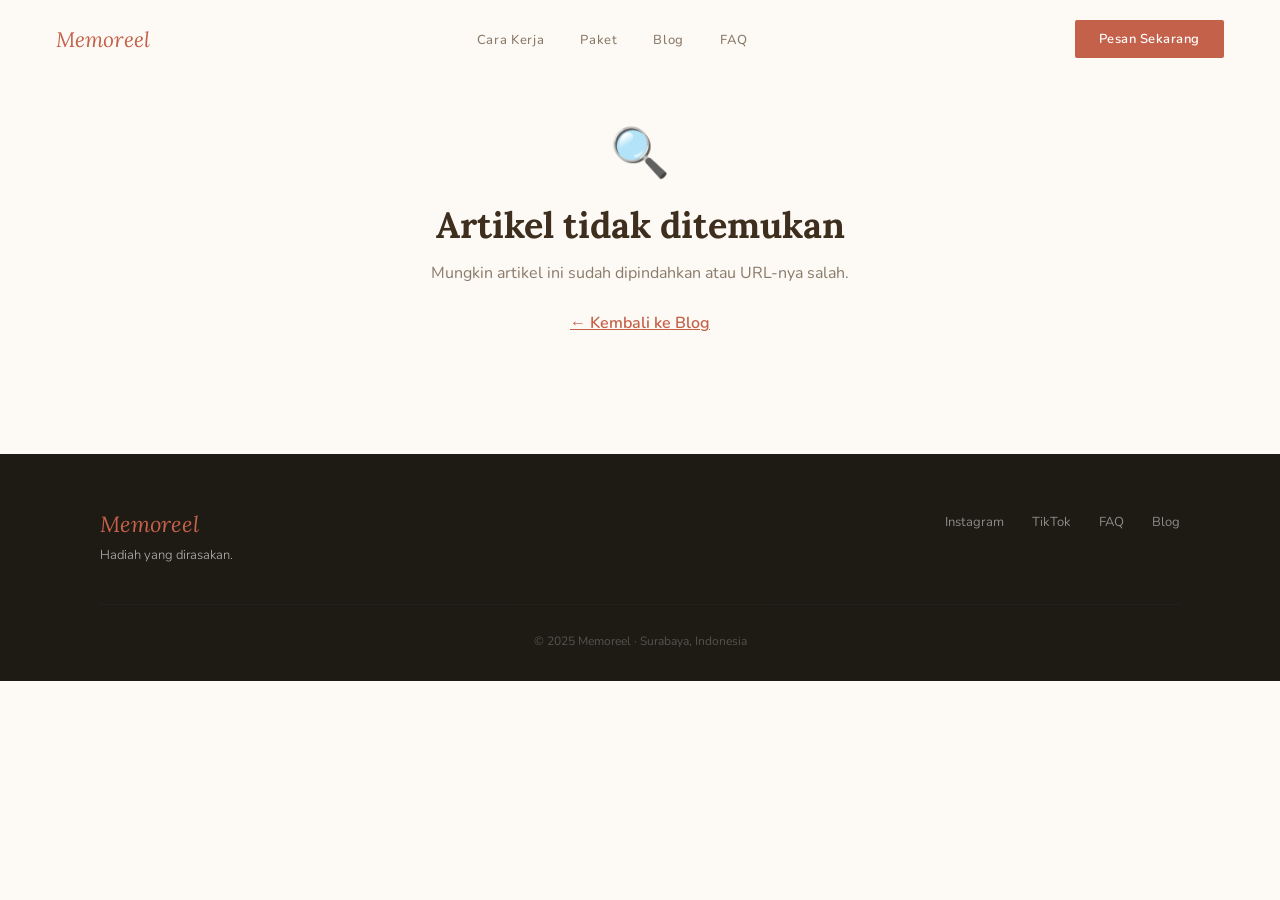
<file: blog-post.html>
<!DOCTYPE html>
<html lang="id">

<head>
    <meta charset="UTF-8">
    <meta name="viewport" content="width=device-width, initial-scale=1.0">

    <!-- SEO — populated dynamically by JS from POSTS_DATA -->
    <title id="meta-title">Blog Memoreel</title>
    <meta name="description" id="meta-desc" content="">
    <meta name="author" content="Memoreel">
    <link rel="canonical" id="meta-canonical" href="https://memoreel.id/blog-post.html">

    <!-- Open Graph -->
    <meta property="og:type" content="article">
    <meta property="og:site_name" content="Memoreel">
    <meta property="og:title" id="og-title" content="">
    <meta property="og:description" id="og-desc" content="">
    <meta property="og:image" id="og-image" content="">
    <meta property="og:url" id="og-url" content="">
    <meta property="article:published_time" id="og-date" content="">
    <meta property="og:locale" content="id_ID">

    <!-- Twitter Card -->
    <meta name="twitter:card" content="summary_large_image">
    <meta name="twitter:title" id="tw-title" content="">
    <meta name="twitter:description" id="tw-desc" content="">
    <meta name="twitter:image" id="tw-image" content="">

    <!-- Structured Data — injected by JS -->
    <script id="ld-json" type="application/ld+json"></script>

    <link rel="preconnect" href="https://fonts.googleapis.com">
    <link rel="preconnect" href="https://fonts.gstatic.com" crossorigin>
    <link
        href="https://fonts.googleapis.com/css2?family=Lora:ital,wght@0,400;0,500;0,600;1,400;1,500&family=Nunito:wght@300;400;500;600;700&family=Playfair+Display:ital,wght@1,700&display=swap"
        rel="stylesheet">

    <style>
        :root {
            --ivory: #FDFAF5;
            --warm-white: #FFF8EE;
            --parchment: #F2EBD9;
            --dark: #1E1A14;
            --brown: #3D2E1E;
            --rose: #C4614A;
            --rose-light: #F0C4B8;
            --rose-pale: #FDF0EC;
            --gold: #C9962A;
            --gold-pale: #FBF4E3;
            --sage: #6B7B5E;
            --sage-pale: #EEF2EB;
            --muted: #8A7A6A;
            --border: #E2D8CC;
        }

        *,
        *::before,
        *::after {
            box-sizing: border-box;
            margin: 0;
            padding: 0;
        }

        html {
            scroll-behavior: smooth;
        }

        body {
            font-family: 'Nunito', sans-serif;
            background: var(--ivory);
            color: var(--dark);
            overflow-x: hidden;
        }

        /* Reading progress bar */
        #progress-bar {
            position: fixed;
            top: 0;
            left: 0;
            height: 3px;
            background: var(--rose);
            width: 0%;
            z-index: 200;
            transition: width 0.1s linear;
        }

        /* NAVBAR */
        nav {
            position: fixed;
            top: 0;
            left: 0;
            right: 0;
            z-index: 100;
            display: flex;
            align-items: center;
            justify-content: space-between;
            padding: 20px 56px;
            background: rgba(253, 250, 245, 0.92);
            backdrop-filter: blur(12px);
            border-bottom: 1px solid transparent;
            transition: border-color 0.3s;
        }

        nav.scrolled {
            border-bottom-color: var(--border);
        }

        .nav-logo {
            font-family: 'Lora', serif;
            font-style: italic;
            font-size: 21px;
            color: var(--rose);
            text-decoration: none;
        }

        .nav-links {
            display: flex;
            gap: 36px;
            list-style: none;
        }

        .nav-links a {
            font-size: 13px;
            font-weight: 500;
            letter-spacing: 0.05em;
            color: var(--muted);
            text-decoration: none;
            transition: color 0.2s;
        }

        .nav-links a:hover {
            color: var(--rose);
        }

        .nav-btn {
            background: var(--rose);
            color: white;
            font-size: 13px;
            font-weight: 600;
            letter-spacing: 0.04em;
            padding: 10px 24px;
            border: none;
            text-decoration: none;
            border-radius: 2px;
            transition: background 0.2s, transform 0.15s;
            display: inline-block;
        }

        .nav-btn:hover {
            background: #B05540;
            transform: translateY(-1px);
        }

        .hamburger {
            display: none;
            flex-direction: column;
            gap: 5px;
            cursor: pointer;
            background: none;
            border: none;
        }

        .hamburger span {
            display: block;
            width: 22px;
            height: 1.5px;
            background: var(--brown);
        }

        .mobile-overlay {
            display: none;
            position: fixed;
            inset: 0;
            background: var(--ivory);
            z-index: 99;
            flex-direction: column;
            align-items: center;
            justify-content: center;
            gap: 36px;
        }

        .mobile-overlay.open {
            display: flex;
        }

        .mobile-overlay a {
            font-family: 'Lora', serif;
            font-style: italic;
            font-size: 32px;
            color: var(--brown);
            text-decoration: none;
        }

        .mobile-close {
            position: absolute;
            top: 24px;
            right: 28px;
            font-size: 24px;
            color: var(--rose);
            background: none;
            border: none;
            cursor: pointer;
        }

        /* POST LAYOUT */
        .post-wrap {
            max-width: 1080px;
            margin: 0 auto;
            padding: 100px 56px 80px;
            display: grid;
            grid-template-columns: 1fr 280px;
            gap: 72px;
            align-items: start;
        }

        /* ARTICLE */
        article {}

        .post-breadcrumb {
            display: flex;
            align-items: center;
            gap: 8px;
            font-size: 12px;
            color: var(--muted);
            margin-bottom: 28px;
        }

        .post-breadcrumb a {
            color: var(--muted);
            text-decoration: none;
            transition: color 0.2s;
        }

        .post-breadcrumb a:hover {
            color: var(--rose);
        }

        .post-header-cat {
            display: inline-block;
            font-size: 9px;
            font-weight: 700;
            letter-spacing: 0.18em;
            text-transform: uppercase;
            color: var(--rose);
            padding: 4px 10px;
            border: 1px solid var(--rose-light);
            border-radius: 2px;
            margin-bottom: 20px;
            text-decoration: none;
        }

        .post-header-cat:hover {
            background: var(--rose-pale);
        }

        h1.post-title-main {
            font-family: 'Lora', serif;
            font-weight: 500;
            font-size: clamp(28px, 3.6vw, 46px);
            line-height: 1.2;
            color: var(--brown);
            margin-bottom: 20px;
        }

        .post-header-meta {
            display: flex;
            align-items: center;
            gap: 16px;
            flex-wrap: wrap;
            margin-bottom: 32px;
            padding-bottom: 28px;
            border-bottom: 1px solid var(--border);
        }

        .meta-author {
            display: flex;
            align-items: center;
            gap: 10px;
        }

        .author-avatar {
            width: 36px;
            height: 36px;
            border-radius: 50%;
            background: var(--rose-pale);
            border: 2px solid var(--rose-light);
            display: flex;
            align-items: center;
            justify-content: center;
            font-size: 14px;
        }

        .author-name {
            font-size: 13px;
            font-weight: 600;
            color: var(--brown);
        }

        .meta-dot {
            width: 3px;
            height: 3px;
            border-radius: 50%;
            background: var(--border);
        }

        .meta-date,
        .meta-read {
            font-size: 12px;
            color: var(--muted);
        }

        /* Share bar */
        .share-bar {
            display: flex;
            align-items: center;
            gap: 10px;
            flex-wrap: wrap;
        }

        .share-label {
            font-size: 11px;
            font-weight: 700;
            letter-spacing: 0.1em;
            text-transform: uppercase;
            color: var(--muted);
        }

        .share-btn {
            display: inline-flex;
            align-items: center;
            gap: 6px;
            padding: 6px 14px;
            border: 1px solid var(--border);
            background: var(--ivory);
            font-family: 'Nunito', sans-serif;
            font-size: 12px;
            font-weight: 600;
            color: var(--muted);
            border-radius: 2px;
            cursor: pointer;
            text-decoration: none;
            transition: all 0.2s;
        }

        .share-btn:hover {
            border-color: var(--rose);
            color: var(--rose);
        }

        /* Hero image */
        .post-hero-img {
            width: 100%;
            max-height: 440px;
            object-fit: cover;
            display: block;
            margin: 28px 0 40px;
            border-radius: 2px;
        }

        .post-img-caption {
            font-size: 12px;
            color: var(--muted);
            text-align: center;
            font-style: italic;
            margin-top: -32px;
            margin-bottom: 36px;
        }

        /* Article body */
        .post-body {
            font-size: 17px;
            line-height: 1.85;
            color: #3D3428;
            font-weight: 300;
        }

        .post-body p {
            margin-bottom: 24px;
        }

        .post-body h2 {
            font-family: 'Lora', serif;
            font-weight: 500;
            font-size: 26px;
            color: var(--brown);
            margin: 40px 0 16px;
            line-height: 1.3;
        }

        .post-body h3 {
            font-family: 'Lora', serif;
            font-weight: 500;
            font-size: 20px;
            color: var(--brown);
            margin: 32px 0 12px;
        }

        .post-body ul,
        .post-body ol {
            padding-left: 0;
            margin-bottom: 24px;
            list-style: none;
        }

        .post-body ul li,
        .post-body ol li {
            padding: 8px 0 8px 24px;
            position: relative;
            font-size: 16px;
            border-bottom: 1px solid var(--border);
        }

        .post-body ul li::before {
            content: '✦';
            color: var(--rose);
            position: absolute;
            left: 0;
            font-size: 10px;
            top: 12px;
        }

        .post-body ol {
            counter-reset: ol-counter;
        }

        .post-body ol li::before {
            counter-increment: ol-counter;
            content: counter(ol-counter);
            position: absolute;
            left: 0;
            font-family: 'Lora', serif;
            font-style: italic;
            font-size: 18px;
            color: var(--rose);
            top: 6px;
        }

        .post-body blockquote {
            border-left: 3px solid var(--rose);
            margin: 32px 0;
            padding: 20px 24px;
            background: var(--rose-pale);
            font-family: 'Lora', serif;
            font-style: italic;
            font-size: 19px;
            color: var(--brown);
            line-height: 1.6;
        }

        .post-body strong {
            font-weight: 700;
            color: var(--brown);
        }

        .post-body a {
            color: var(--rose);
            text-decoration: underline;
            text-underline-offset: 3px;
        }

        .post-body .highlight-box {
            background: var(--gold-pale);
            border: 1px solid rgba(201, 150, 42, 0.3);
            padding: 20px 24px;
            margin: 28px 0;
            border-radius: 2px;
        }

        .post-body .highlight-box p {
            margin-bottom: 0;
        }

        /* Tags */
        .post-tags {
            margin-top: 40px;
            padding-top: 28px;
            border-top: 1px solid var(--border);
            display: flex;
            gap: 8px;
            flex-wrap: wrap;
            align-items: center;
        }

        .tags-label {
            font-size: 11px;
            font-weight: 700;
            color: var(--muted);
            letter-spacing: 0.1em;
            text-transform: uppercase;
        }

        .tag-pill {
            display: inline-block;
            padding: 5px 12px;
            border: 1px solid var(--border);
            font-size: 12px;
            font-weight: 500;
            color: var(--muted);
            text-decoration: none;
            border-radius: 2px;
            transition: all 0.2s;
        }

        .tag-pill:hover {
            border-color: var(--rose);
            color: var(--rose);
        }

        /* CTA box */
        .post-cta {
            margin-top: 48px;
            background: var(--rose);
            padding: 40px;
            text-align: center;
        }

        .post-cta-label {
            font-size: 10px;
            font-weight: 700;
            letter-spacing: 0.2em;
            text-transform: uppercase;
            color: rgba(255, 255, 255, 0.7);
            margin-bottom: 12px;
        }

        .post-cta h3 {
            font-family: 'Lora', serif;
            font-style: italic;
            font-size: 26px;
            color: white;
            margin-bottom: 10px;
        }

        .post-cta p {
            font-size: 14px;
            color: rgba(255, 255, 255, 0.8);
            margin-bottom: 24px;
        }

        .post-cta-btn {
            display: inline-flex;
            align-items: center;
            gap: 8px;
            background: white;
            color: var(--rose);
            font-family: 'Nunito', sans-serif;
            font-size: 14px;
            font-weight: 700;
            padding: 13px 32px;
            text-decoration: none;
            border-radius: 2px;
            transition: transform 0.2s, box-shadow 0.2s;
        }

        .post-cta-btn:hover {
            transform: translateY(-2px);
            box-shadow: 0 8px 24px rgba(0, 0, 0, 0.15);
        }

        /* Related posts */
        .related-section {
            margin-top: 64px;
            padding-top: 40px;
            border-top: 1px solid var(--border);
        }

        .related-title {
            font-family: 'Lora', serif;
            font-size: 22px;
            color: var(--brown);
            margin-bottom: 28px;
        }

        .related-grid {
            display: grid;
            grid-template-columns: 1fr 1fr;
            gap: 20px;
        }

        .related-card {
            border: 1px solid var(--border);
            transition: transform 0.2s;
        }

        .related-card:hover {
            transform: translateY(-3px);
        }

        .related-img {
            width: 100%;
            height: 160px;
            object-fit: cover;
            display: block;
        }

        .related-body {
            padding: 18px;
        }

        .related-cat {
            font-size: 9px;
            font-weight: 700;
            letter-spacing: 0.15em;
            text-transform: uppercase;
            color: var(--rose);
            margin-bottom: 8px;
        }

        .related-card-title {
            font-family: 'Lora', serif;
            font-size: 15px;
            color: var(--brown);
            text-decoration: none;
            line-height: 1.4;
            display: block;
            font-weight: 500;
            transition: color 0.2s;
        }

        .related-card-title:hover {
            color: var(--rose);
        }

        /* STICKY SIDEBAR */
        .post-sidebar {
            position: sticky;
            top: 88px;
            display: flex;
            flex-direction: column;
            gap: 32px;
        }

        .sidebar-widget-title {
            font-family: 'Lora', serif;
            font-size: 15px;
            font-weight: 500;
            color: var(--brown);
            margin-bottom: 16px;
            padding-bottom: 10px;
            border-bottom: 2px solid var(--rose-light);
        }

        /* TOC */
        .toc-list {
            list-style: none;
            display: flex;
            flex-direction: column;
            gap: 4px;
        }

        .toc-item a {
            font-size: 13px;
            color: var(--muted);
            text-decoration: none;
            padding: 6px 0 6px 12px;
            display: block;
            border-left: 2px solid var(--border);
            transition: all 0.2s;
            line-height: 1.4;
        }

        .toc-item a:hover,
        .toc-item a.active {
            color: var(--rose);
            border-color: var(--rose);
        }

        /* Mini newsletter */
        .sidebar-nl-input {
            width: 100%;
            padding: 10px 12px;
            border: 1px solid var(--border);
            background: var(--ivory);
            font-family: 'Nunito', sans-serif;
            font-size: 13px;
            color: var(--dark);
            border-radius: 2px;
            outline: none;
            margin-bottom: 8px;
        }

        .sidebar-nl-input:focus {
            border-color: var(--rose);
        }

        .sidebar-nl-input::placeholder {
            color: var(--muted);
        }

        .sidebar-nl-btn {
            width: 100%;
            background: var(--rose);
            color: white;
            border: none;
            font-family: 'Nunito', sans-serif;
            font-size: 13px;
            font-weight: 700;
            padding: 10px;
            border-radius: 2px;
            cursor: pointer;
        }

        .sidebar-nl-btn:hover {
            background: #B05540;
        }

        /* Sticky CTA Mobile */
        .sticky-mobile-cta {
            display: none;
        }

        /* FOOTER */
        footer {
            background: var(--dark);
            color: rgba(253, 250, 245, 0.7);
            padding: 56px 56px 32px;
        }

        .footer-row {
            max-width: 1080px;
            margin: 0 auto 40px;
            display: flex;
            justify-content: space-between;
            align-items: flex-start;
            flex-wrap: wrap;
            gap: 32px;
        }

        .footer-logo {
            font-family: 'Lora', serif;
            font-style: italic;
            font-size: 22px;
            color: var(--rose);
            margin-bottom: 8px;
        }

        .footer-tagline {
            font-size: 13px;
            font-weight: 300;
        }

        .footer-links {
            list-style: none;
            display: flex;
            gap: 28px;
            flex-wrap: wrap;
        }

        .footer-links a {
            font-size: 13px;
            color: rgba(253, 250, 245, 0.5);
            text-decoration: none;
            transition: color 0.2s;
        }

        .footer-links a:hover {
            color: var(--rose);
        }

        .footer-copy {
            text-align: center;
            font-size: 12px;
            opacity: 0.35;
            max-width: 1080px;
            margin: 0 auto;
            padding-top: 28px;
            border-top: 1px solid rgba(255, 255, 255, 0.07);
        }

        /* 404 state */
        .not-found {
            text-align: center;
            padding: 120px 24px;
        }

        .not-found h1 {
            font-family: 'Lora', serif;
            font-size: 36px;
            color: var(--brown);
            margin-bottom: 14px;
        }

        .not-found p {
            color: var(--muted);
            margin-bottom: 28px;
        }

        .not-found a {
            color: var(--rose);
            font-weight: 600;
        }

        /* Responsive */
        @media (max-width: 900px) {
            .post-wrap {
                grid-template-columns: 1fr;
                padding: 80px 24px 60px;
            }

            .post-sidebar {
                display: none;
            }

            .sticky-mobile-cta {
                display: block;
                position: fixed;
                bottom: 0;
                left: 0;
                right: 0;
                z-index: 50;
                background: var(--rose);
                padding: 14px 24px;
                text-align: center;
            }

            .sticky-mobile-cta a {
                color: white;
                font-weight: 700;
                font-size: 14px;
                text-decoration: none;
            }

            .related-grid {
                grid-template-columns: 1fr;
            }

            nav {
                padding: 16px 24px;
            }

            .nav-links,
            .nav-btn {
                display: none;
            }

            .hamburger {
                display: flex;
            }

            footer {
                padding: 40px 24px 24px;
            }
        }
    </style>
</head>

<body>

    <div id="progress-bar" role="progressbar" aria-label="Reading progress"></div>

    <!-- MOBILE OVERLAY -->
    <div class="mobile-overlay" id="mobileOverlay">
        <button class="mobile-close" id="mobileClose">✕</button>
        <a href="index.html">Beranda</a>
        <a href="index.html#how">Cara Kerja</a>
        <a href="index.html#packages">Paket</a>
        <a href="blog.html" style="color:var(--rose)">Blog</a>
        <a href="index.html#faq">FAQ</a>
    </div>

    <!-- NAVBAR -->
    <nav id="navbar">
        <a href="index.html" class="nav-logo">Memoreel</a>
        <ul class="nav-links">
            <li><a href="index.html#how">Cara Kerja</a></li>
            <li><a href="index.html#packages">Paket</a></li>
            <li><a href="blog.html">Blog</a></li>
            <li><a href="index.html#faq">FAQ</a></li>
        </ul>
        <a href="https://wa.me/628XXXXXXXXXX?text=Halo%20Memoreel%2C%20saya%20ingin%20memesan." class="nav-btn"
            target="_blank">Pesan Sekarang</a>
        <button class="hamburger" id="hamburger"><span></span><span></span><span></span></button>
    </nav>

    <!-- MAIN CONTENT — injected by JS -->
    <div id="app"></div>

    <!-- STICKY MOBILE CTA -->
    <div class="sticky-mobile-cta">
        <a href="https://wa.me/628XXXXXXXXXX?text=Halo%20Memoreel%2C%20saya%20ingin%20memesan." target="_blank">💬 Pesan
            via WhatsApp</a>
    </div>

    <!-- FOOTER -->
    <footer>
        <div class="footer-row">
            <div>
                <div class="footer-logo">Memoreel</div>
                <div class="footer-tagline">Hadiah yang dirasakan.</div>
            </div>
            <ul class="footer-links">
                <li><a href="#">Instagram</a></li>
                <li><a href="#">TikTok</a></li>
                <li><a href="index.html#faq">FAQ</a></li>
                <li><a href="blog.html">Blog</a></li>
            </ul>
        </div>
        <p class="footer-copy">© 2025 Memoreel · Surabaya, Indonesia</p>
    </footer>

    <script>
        // ══════════════════════════════════════════════
        // LOAD from posts.json (single source of truth)
        // ══════════════════════════════════════════════
        let POSTS_DATA = [];

        async function loadAndRender() {
            const params = new URLSearchParams(window.location.search);
            const slug = params.get('slug');

            try {
                const res = await fetch('./posts.json');
                if (!res.ok) throw new Error('fetch failed');
                const data = await res.json();
                POSTS_DATA = data.posts || [];
            } catch (e) {
                POSTS_DATA = [];
            }

            const post = POSTS_DATA.find(p => p.slug === slug);
            if (post) {
                populateSEO(post);
                renderPost(post);
            } else {
                document.getElementById('meta-title').textContent = 'Artikel Tidak Ditemukan — Blog Memoreel';
                renderNotFound();
            }
        }

        // ══════════════════════════════════════════════
        // SEO POPULATION
        // ══════════════════════════════════════════════
        function populateSEO(post) {

            const url = `https://memoreel.id/blog/${post.slug}`;
            document.getElementById('meta-title').textContent = `${post.title} — Blog Memoreel`;
            document.getElementById('meta-desc').content = post.excerpt;
            document.getElementById('meta-canonical').href = url;
            document.getElementById('og-title').content = post.title;
            document.getElementById('og-desc').content = post.excerpt;
            document.getElementById('og-image').content = post.image;
            document.getElementById('og-url').content = url;
            document.getElementById('og-date').content = post.dateISO;
            document.getElementById('tw-title').content = post.title;
            document.getElementById('tw-desc').content = post.excerpt;
            document.getElementById('tw-image').content = post.image;

            // Article structured data
            const ld = {
                "@context": "https://schema.org",
                "@type": "BlogPosting",
                "headline": post.title,
                "description": post.excerpt,
                "image": post.image,
                "datePublished": post.dateISO,
                "author": { "@type": "Organization", "name": "Memoreel" },
                "publisher": {
                    "@type": "Organization", "name": "Memoreel",
                    "logo": { "@type": "ImageObject", "url": "https://memoreel.id/logo.png" }
                },
                "url": url,
                "keywords": post.tags.join(', ')
            };
            document.getElementById('ld-json').textContent = JSON.stringify(ld, null, 2);

            // Breadcrumb
            const ldBc = {
                "@context": "https://schema.org", "@type": "BreadcrumbList",
                "itemListElement": [
                    { "@type": "ListItem", "position": 1, "name": "Beranda", "item": "https://memoreel.id/" },
                    { "@type": "ListItem", "position": 2, "name": "Blog", "item": "https://memoreel.id/blog" },
                    { "@type": "ListItem", "position": 3, "name": post.title, "item": url }
                ]
            };
            const ldBcScript = document.createElement('script');
            ldBcScript.type = 'application/ld+json';
            ldBcScript.textContent = JSON.stringify(ldBc);
            document.head.appendChild(ldBcScript);
        }

        // ══════════════════════════════════════════════
        // TABLE OF CONTENTS
        // ══════════════════════════════════════════════
        function buildTOC(contentHTML) {
            const temp = document.createElement('div');
            temp.innerHTML = contentHTML;
            const headings = [...temp.querySelectorAll('h2')];
            if (headings.length === 0) return '';
            return `<ul class="toc-list">` + headings.map(h => `
    <li class="toc-item"><a href="#${h.id}">${h.textContent}</a></li>`).join('') + `</ul>`;
        }

        // ══════════════════════════════════════════════
        // RELATED POSTS
        // ══════════════════════════════════════════════
        function getRelated(post) {
            return POSTS_DATA.filter(p => p.id !== post.id && (p.category === post.category || p.tags.some(t => post.tags.includes(t)))).slice(0, 2);
        }

        // ══════════════════════════════════════════════
        // RENDER
        // ══════════════════════════════════════════════
        function renderPost(post) {
            const related = getRelated(post);
            const toc = buildTOC(post.content);
            const shareUrl = encodeURIComponent(`https://memoreel.id/blog/${post.slug}`);
            const shareTitle = encodeURIComponent(post.title);

            document.getElementById('app').innerHTML = `
    <div class="post-wrap">
      <article>
        <nav class="post-breadcrumb" aria-label="Breadcrumb">
          <a href="index.html">Beranda</a> <span>›</span>
          <a href="blog.html">Blog</a> <span>›</span>
          <span style="color:var(--rose)">${post.categoryLabel}</span>
        </nav>

        <a href="blog.html?cat=${post.category}" class="post-header-cat">${post.categoryLabel}</a>

        <h1 class="post-title-main">${post.title}</h1>

        <div class="post-header-meta">
          <div class="meta-author">
            <div class="author-avatar">✍</div>
            <div>
              <div class="author-name">Tim Memoreel</div>
              <div style="font-size:11px;color:var(--muted)">Editor</div>
            </div>
          </div>
          <span class="meta-dot"></span>
          <time class="meta-date" datetime="${post.dateISO}">${post.date}</time>
          <span class="meta-dot"></span>
          <span class="meta-read">⏱ ${post.readTime} baca</span>
          <span class="meta-dot"></span>
          <span class="meta-read">👁 ${post.views.toLocaleString('id-ID')} kali dibaca</span>
        </div>

        <div class="share-bar">
          <span class="share-label">Bagikan:</span>
          <a class="share-btn" href="https://wa.me/?text=${shareTitle}%20${shareUrl}" target="_blank" rel="noopener" aria-label="Bagikan ke WhatsApp">💬 WhatsApp</a>
          <a class="share-btn" href="https://twitter.com/intent/tweet?text=${shareTitle}&url=${shareUrl}" target="_blank" rel="noopener" aria-label="Bagikan ke Twitter">𝕏 Twitter</a>
          <a class="share-btn" href="https://www.facebook.com/sharer/sharer.php?u=${shareUrl}" target="_blank" rel="noopener" aria-label="Bagikan ke Facebook">Facebook</a>
          <button class="share-btn" id="copyLinkBtn" aria-label="Salin tautan">🔗 Salin Tautan</button>
        </div>

        <img src="${post.image}" alt="${post.imageAlt}" class="post-hero-img" width="1200" height="440" loading="eager">
        <p class="post-img-caption">${post.imageAlt}</p>

        <div class="post-body">${post.content}</div>

        <div class="post-tags">
          <span class="tags-label">Tags:</span>
          ${post.tags.map(t => `<a href="blog.html?q=${encodeURIComponent(t)}" class="tag-pill">${t}</a>`).join('')}
        </div>

        <div class="post-cta">
          <div class="post-cta-label">Siap membuat yang spesial?</div>
          <h3>Jadikan kenangan ini nyata</h3>
          <p>Ceritakan momen terbaik kalian — kami yang ubah jadi pengalaman tak terlupakan.</p>
          <a href="https://wa.me/628XXXXXXXXXX?text=Halo%20Memoreel%2C%20saya%20ingin%20memesan." class="post-cta-btn" target="_blank">💬 Chat WhatsApp Sekarang</a>
        </div>

        ${related.length > 0 ? `
        <div class="related-section">
          <h2 class="related-title">Artikel Terkait</h2>
          <div class="related-grid">
            ${related.map(r => `
              <a href="blog-post.html?slug=${r.slug}" class="related-card" style="text-decoration:none">
                <img src="${r.image}" alt="${r.imageAlt}" class="related-img" loading="lazy">
                <div class="related-body">
                  <div class="related-cat">${r.categoryLabel}</div>
                  <span class="related-card-title">${r.title}</span>
                </div>
              </a>`).join('')}
          </div>
        </div>` : ''}
      </article>

      <aside class="post-sidebar" aria-label="Sidebar Artikel">
        ${toc ? `<div class="sidebar-widget"><div class="sidebar-widget-title">Daftar Isi</div>${toc}</div>` : ''}
        <div class="sidebar-widget">
          <div class="sidebar-widget-title">💌 Dapatkan Inspirasi</div>
          <p style="font-size:13px;color:var(--muted);margin-bottom:14px;line-height:1.6">Tip hadiah berkesan & promo Memoreel tiap minggu.</p>
          <input type="email" class="sidebar-nl-input" id="sidebarEmail" placeholder="emailmu@gmail.com" aria-label="Email newsletter">
          <button class="sidebar-nl-btn" id="sidebarNlBtn">Berlangganan</button>
        </div>
        <div class="sidebar-widget">
          <div class="sidebar-widget-title">💬 Pesan Sekarang</div>
          <p style="font-size:13px;color:var(--muted);margin-bottom:14px;line-height:1.6">Biasanya kami balas dalam 30 menit.</p>
          <a href="https://wa.me/628XXXXXXXXXX?text=Halo%20Memoreel%2C%20saya%20ingin%20memesan." target="_blank" style="display:block;background:var(--rose);color:white;text-align:center;padding:11px;font-size:13px;font-weight:700;text-decoration:none;border-radius:2px;">Mulai di WhatsApp →</a>
        </div>
      </aside>
    </div>`;

            // TOC active on scroll
            if (toc) {
                const tocLinks = document.querySelectorAll('.toc-item a');
                const headings = document.querySelectorAll('.post-body h2');
                const tocObs = new IntersectionObserver(entries => {
                    entries.forEach(e => {
                        if (e.isIntersecting) {
                            tocLinks.forEach(l => l.classList.remove('active'));
                            const active = document.querySelector(`.toc-item a[href="#${e.target.id}"]`);
                            if (active) active.classList.add('active');
                        }
                    });
                }, { rootMargin: '-20% 0px -70% 0px' });
                headings.forEach(h => tocObs.observe(h));
            }

            // Copy link
            document.getElementById('copyLinkBtn').addEventListener('click', () => {
                navigator.clipboard.writeText(window.location.href).then(() => {
                    const btn = document.getElementById('copyLinkBtn');
                    btn.textContent = '✓ Tersalin!';
                    setTimeout(() => btn.textContent = '🔗 Salin Tautan', 2000);
                });
            });

            // Sidebar newsletter
            document.getElementById('sidebarNlBtn').addEventListener('click', () => {
                const email = document.getElementById('sidebarEmail').value.trim();
                if (!email || !email.includes('@')) { alert('Masukkan email yang valid.'); return; }
                document.getElementById('sidebarNlBtn').textContent = '✓ Berhasil!';
                document.getElementById('sidebarNlBtn').style.background = 'var(--sage)';
                document.getElementById('sidebarEmail').value = '';
            });
        }

        function renderNotFound() {
            document.getElementById('app').innerHTML = `
    <div class="not-found">
      <p style="font-size:48px;margin-bottom:16px">🔍</p>
      <h1>Artikel tidak ditemukan</h1>
      <p>Mungkin artikel ini sudah dipindahkan atau URL-nya salah.</p>
      <a href="blog.html">← Kembali ke Blog</a>
    </div>`;
        }

        // ══════════════════════════════════════════════
        // READING PROGRESS
        // ══════════════════════════════════════════════
        function initReadingProgress() {
            const bar = document.getElementById('progress-bar');
            window.addEventListener('scroll', () => {
                const el = document.getElementById('app');
                if (!el) return;
                const total = el.scrollHeight - window.innerHeight;
                const pct = total > 0 ? (window.scrollY / total) * 100 : 0;
                bar.style.width = Math.min(pct, 100) + '%';
            }, { passive: true });
        }

        // ══════════════════════════════════════════════
        // INIT
        // ══════════════════════════════════════════════
        document.addEventListener('DOMContentLoaded', () => {
            // Navbar
            const navbar = document.getElementById('navbar');
            window.addEventListener('scroll', () => navbar.classList.toggle('scrolled', scrollY > 50), { passive: true });
            document.getElementById('hamburger').onclick = () => document.getElementById('mobileOverlay').classList.add('open');
            document.getElementById('mobileClose').onclick = () => document.getElementById('mobileOverlay').classList.remove('open');

            initReadingProgress();

            // Load posts.json then find & render the post
            loadAndRender();
        });

    </script>
</body>

</html>
</file>
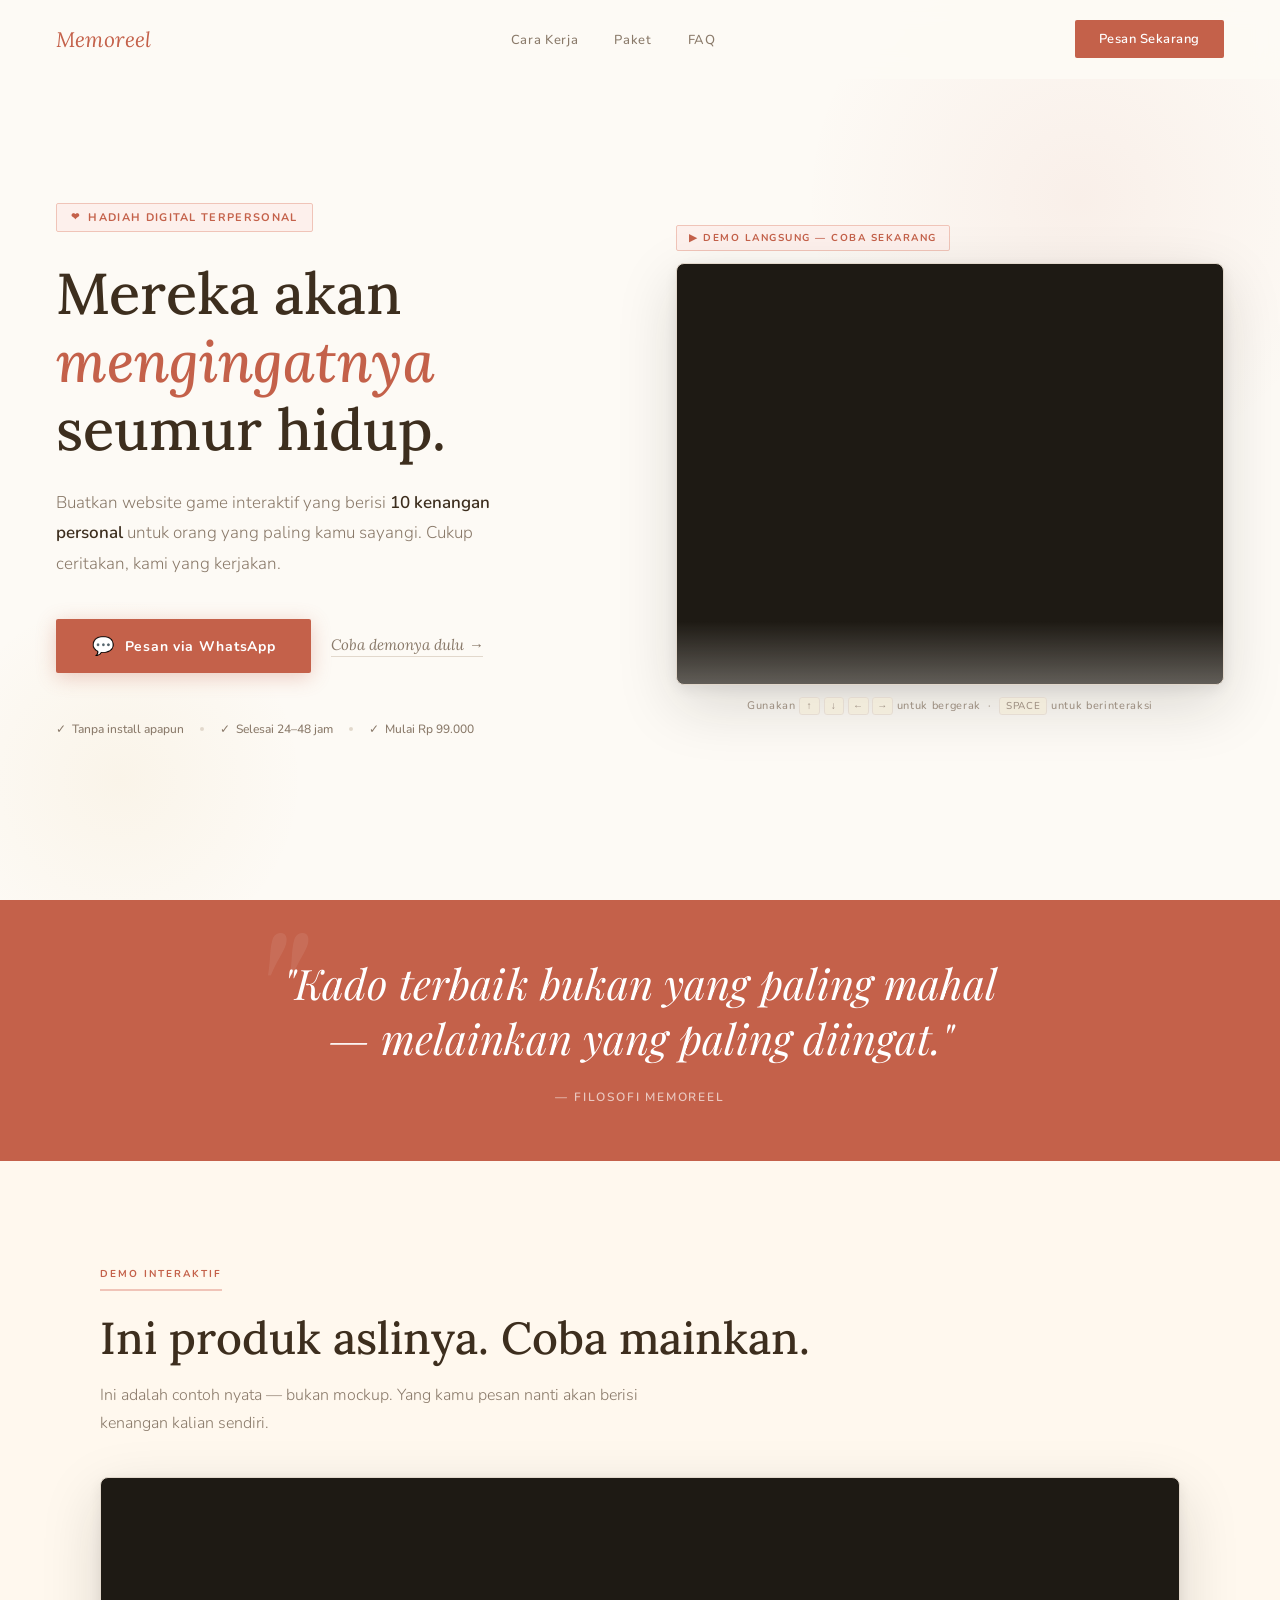
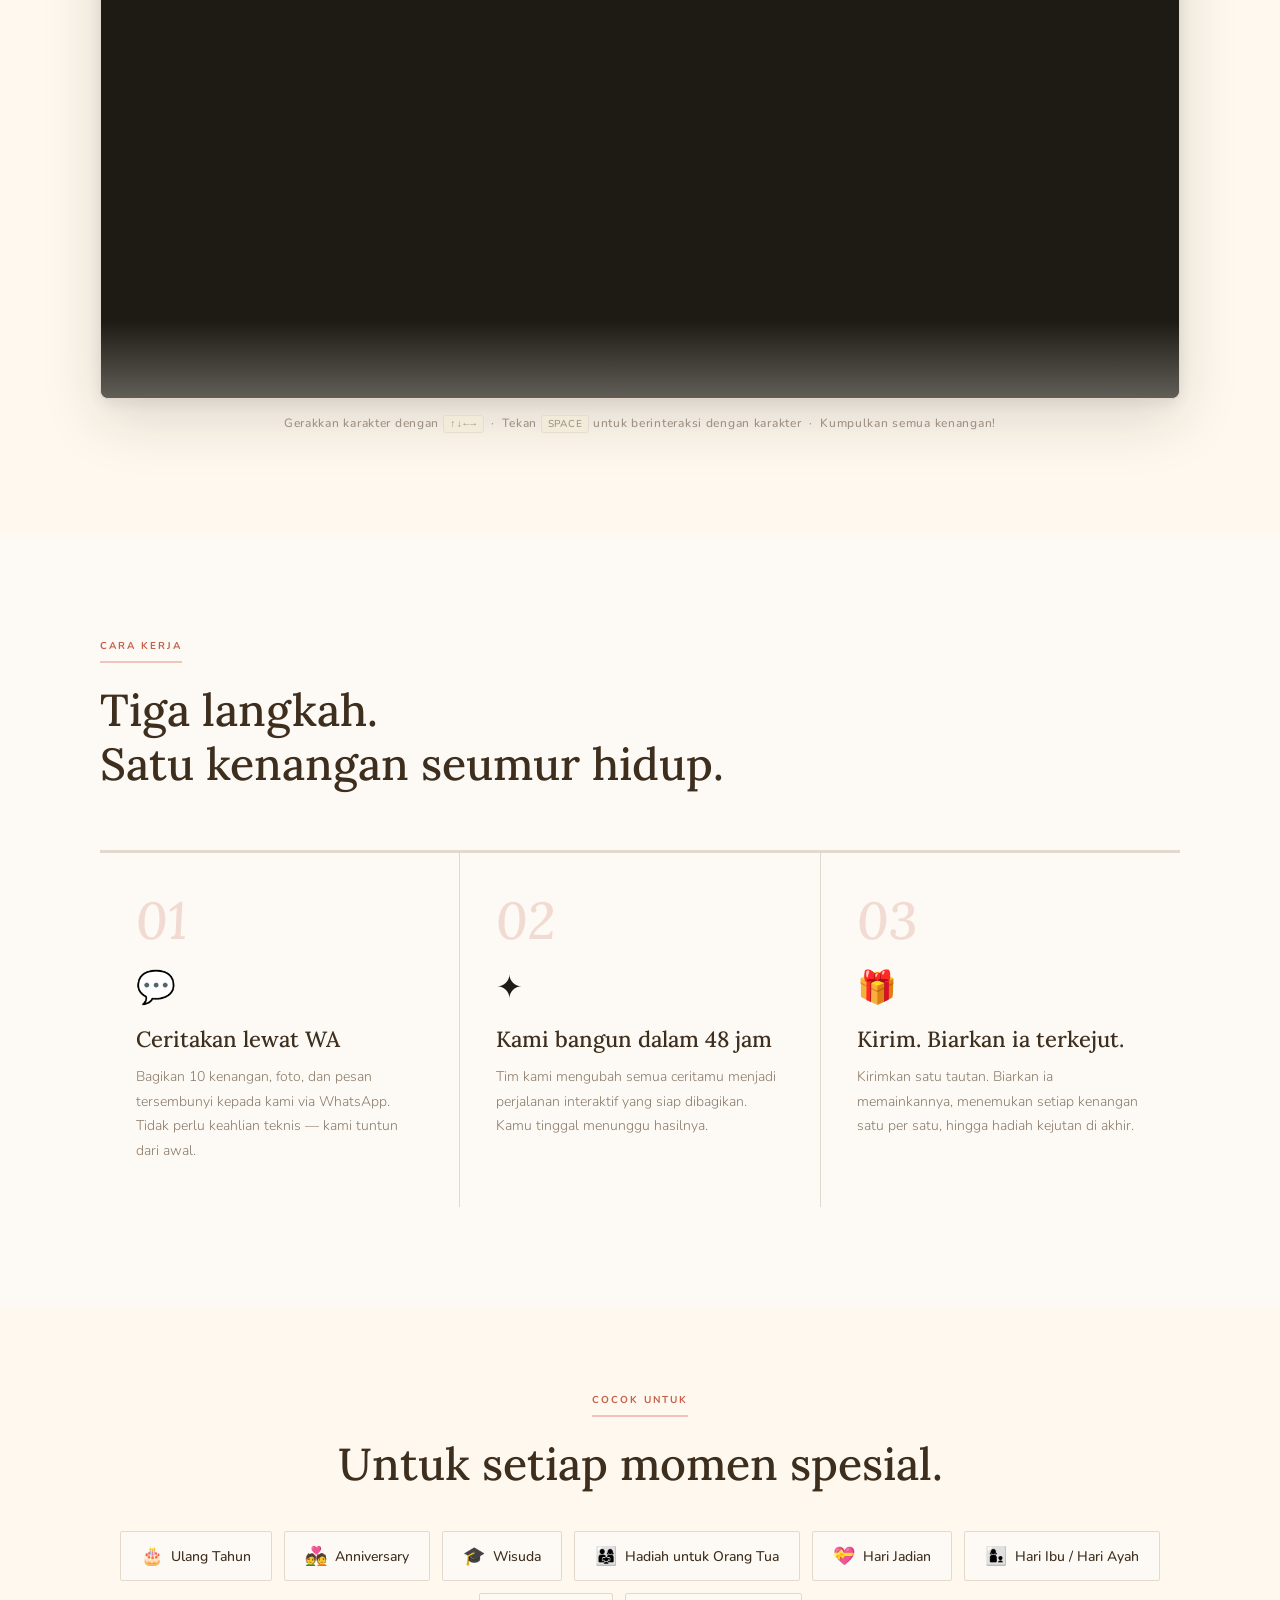
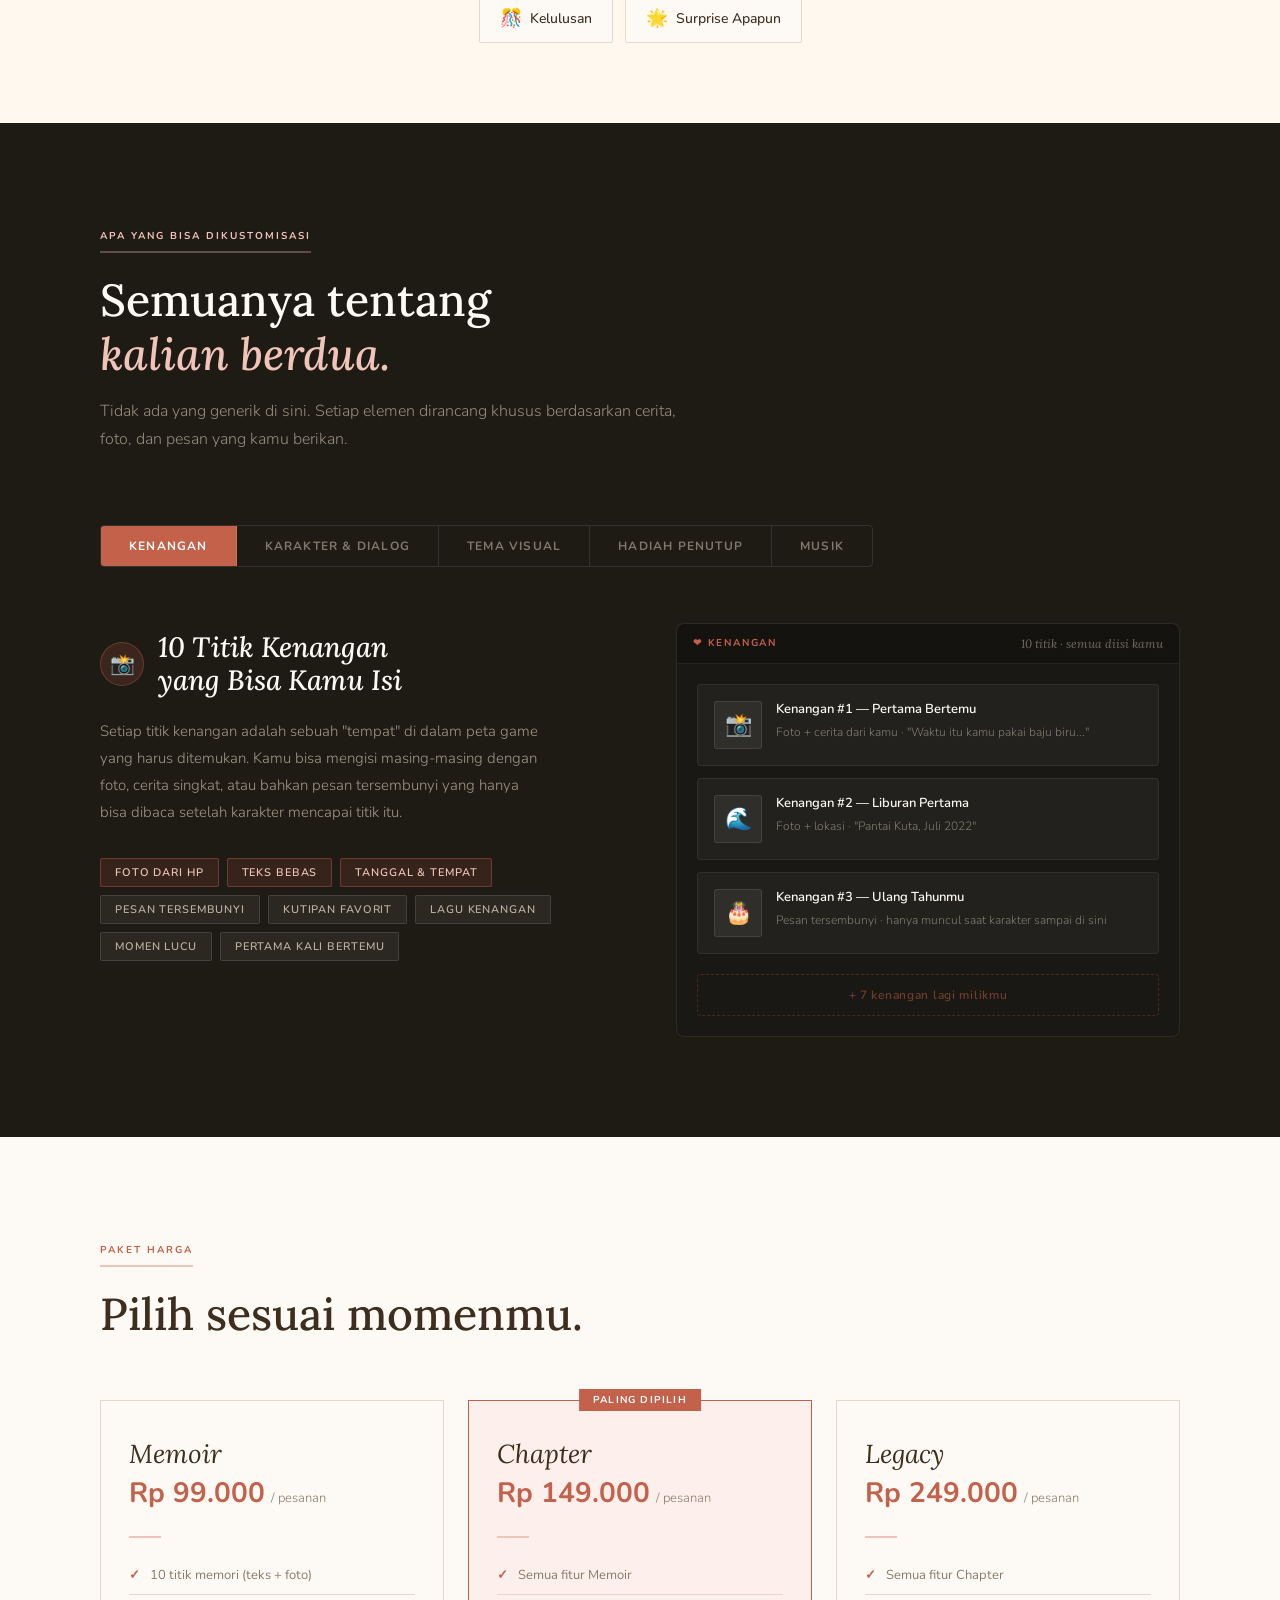
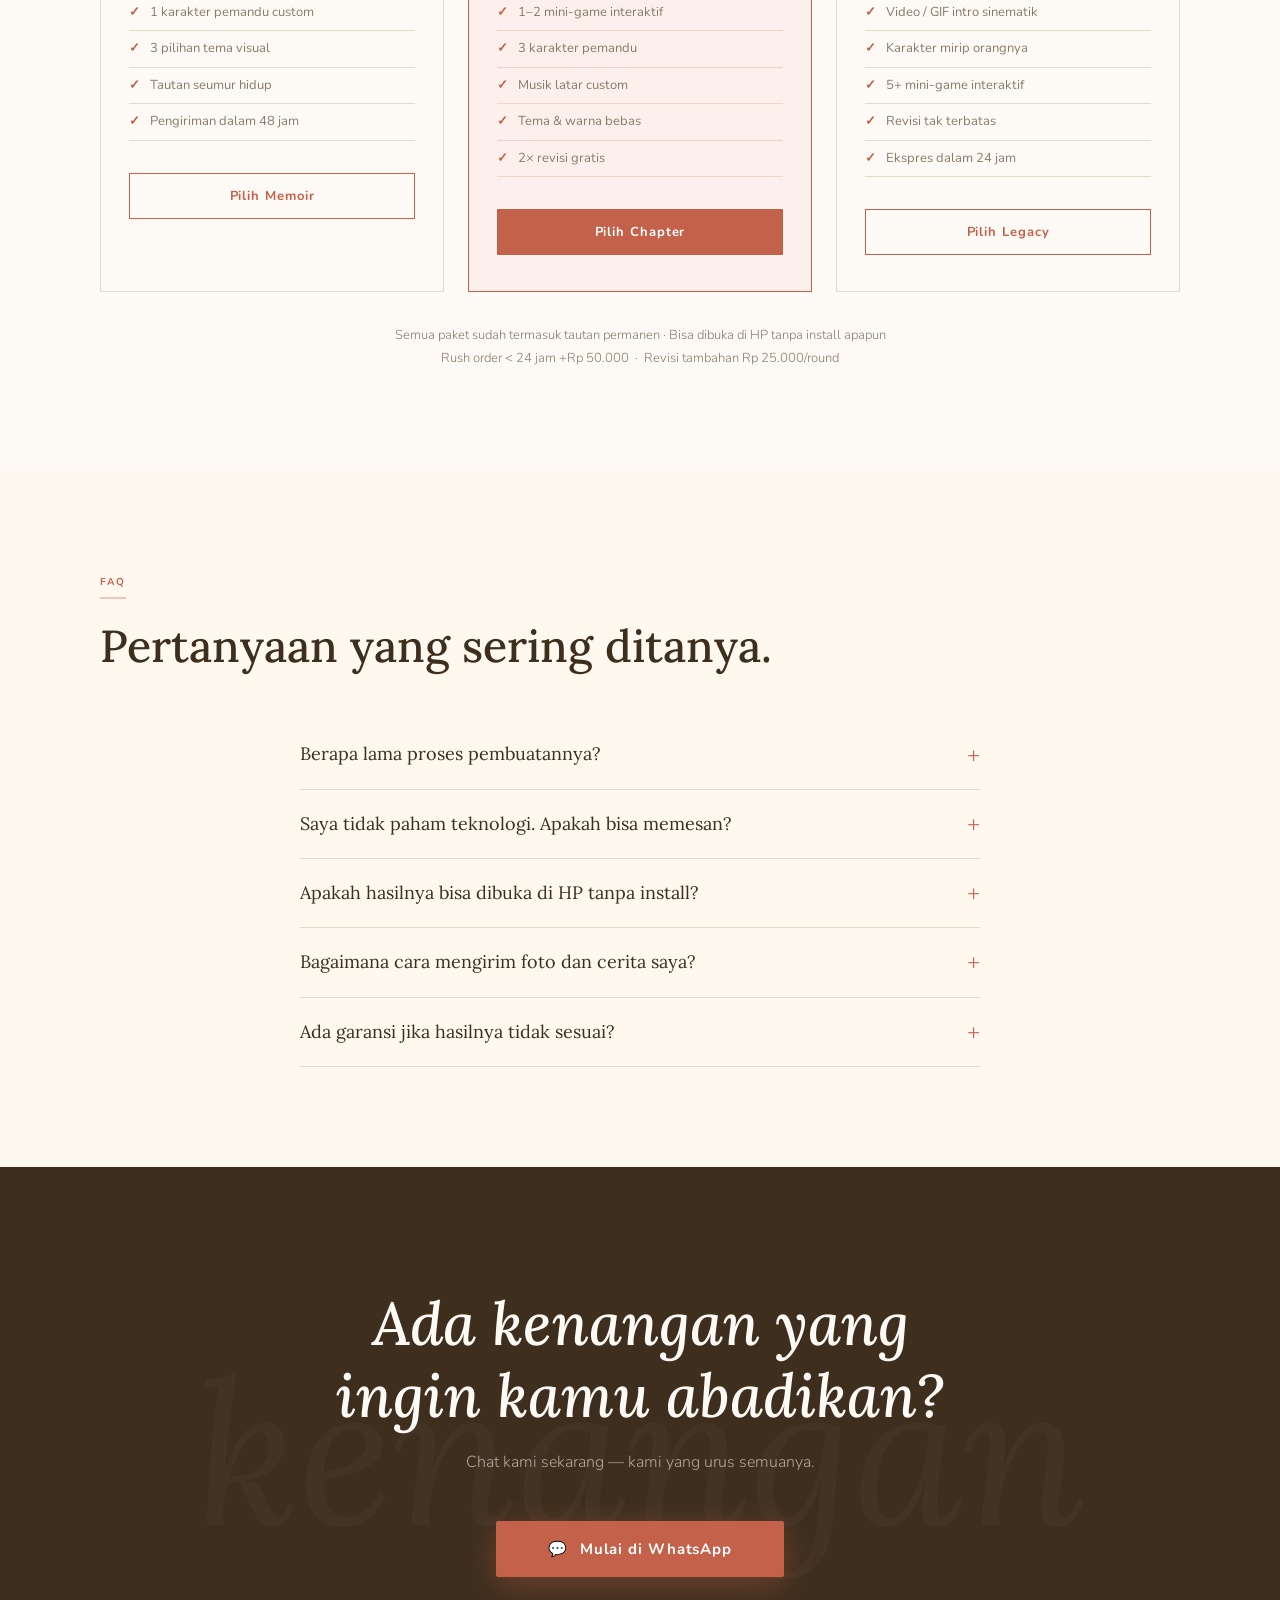
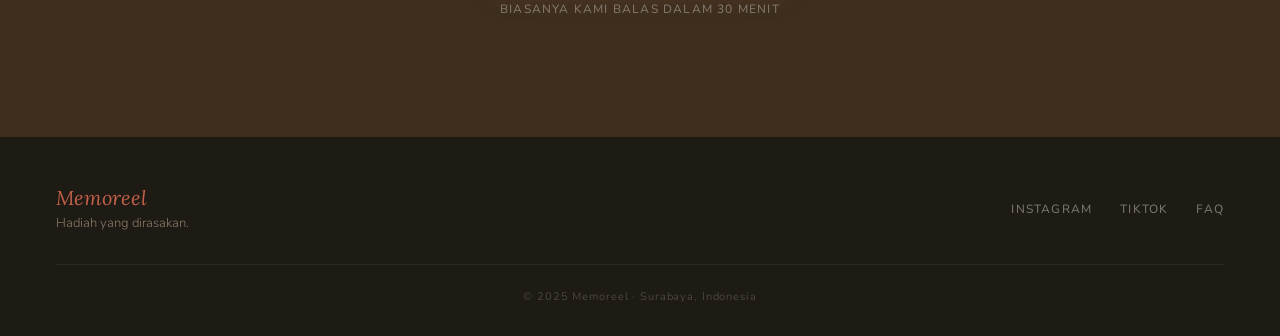
<file: memoreel_B_v2.html>
<!DOCTYPE html>
<html lang="id">
<head>
<meta charset="UTF-8">
<meta name="viewport" content="width=device-width, initial-scale=1.0">
<title>Memoreel — Hadiah yang Tak Terlupakan</title>
<link rel="preconnect" href="https://fonts.googleapis.com">
<link rel="preconnect" href="https://fonts.gstatic.com" crossorigin>
<link href="https://fonts.googleapis.com/css2?family=Lora:ital,wght@0,400;0,500;0,600;1,400;1,500&family=Nunito:wght@300;400;500;600;700&family=Playfair+Display:ital,wght@1,700&display=swap" rel="stylesheet">
<style>
:root {
  --ivory:       #FDFAF5;
  --warm-white:  #FFF8EE;
  --parchment:   #F2EBD9;
  --dark:        #1E1A14;
  --brown:       #3D2E1E;
  --rose:        #C4614A;
  --rose-light:  #F0C4B8;
  --rose-pale:   #FDF0EC;
  --gold:        #C9962A;
  --gold-pale:   #FBF4E3;
  --sage:        #6B7B5E;
  --sage-pale:   #EEF2EB;
  --muted:       #8A7A6A;
  --border:      #E2D8CC;
}
*, *::before, *::after { box-sizing: border-box; margin: 0; padding: 0; }
html { scroll-behavior: smooth; }
body {
  font-family: 'Nunito', sans-serif;
  background: var(--ivory);
  color: var(--dark);
  overflow-x: hidden;
}

/* ── NAVBAR ── */
nav {
  position: fixed; top: 0; left: 0; right: 0; z-index: 100;
  display: flex; align-items: center; justify-content: space-between;
  padding: 20px 56px;
  background: rgba(253,250,245,0.92);
  backdrop-filter: blur(12px);
  border-bottom: 1px solid transparent;
  transition: border-color 0.3s;
}
nav.scrolled { border-bottom-color: var(--border); }
.nav-logo {
  font-family: 'Lora', serif; font-style: italic; font-size: 21px;
  color: var(--rose); text-decoration: none; letter-spacing: 0.01em;
}
.nav-links { display: flex; gap: 36px; list-style: none; }
.nav-links a {
  font-size: 13px; font-weight: 500; letter-spacing: 0.05em;
  color: var(--muted); text-decoration: none;
  transition: color 0.2s;
}
.nav-links a:hover { color: var(--brown); }
.nav-btn {
  background: var(--rose); color: white;
  font-family: 'Nunito', sans-serif; font-size: 13px; font-weight: 600;
  letter-spacing: 0.04em; padding: 10px 24px; border: none;
  text-decoration: none; border-radius: 2px;
  transition: background 0.2s, transform 0.15s;
  display: inline-block;
}
.nav-btn:hover { background: #B05540; transform: translateY(-1px); }
.hamburger { display: none; flex-direction: column; gap: 5px; cursor: pointer; background: none; border: none; }
.hamburger span { display: block; width: 22px; height: 1.5px; background: var(--brown); }
.mobile-overlay {
  display: none; position: fixed; inset: 0;
  background: var(--ivory); z-index: 99;
  flex-direction: column; align-items: center; justify-content: center; gap: 36px;
}
.mobile-overlay.open { display: flex; }
.mobile-overlay a {
  font-family: 'Lora', serif; font-style: italic; font-size: 32px;
  color: var(--brown); text-decoration: none;
}
.mobile-close {
  position: absolute; top: 24px; right: 28px;
  font-size: 24px; color: var(--rose); background: none; border: none; cursor: pointer;
}

/* ── HERO ── */
#hero {
  min-height: 100vh;
  display: grid;
  grid-template-columns: 1fr 1fr;
  align-items: center;
  padding: 100px 56px 60px;
  gap: 72px;
  background: var(--ivory);
  position: relative;
  overflow: hidden;
}
.hero-bg-ornament {
  position: absolute;
  width: 600px; height: 600px;
  border-radius: 50%;
  background: radial-gradient(circle, rgba(196,97,74,0.07) 0%, transparent 65%);
  top: -100px; right: -100px;
  pointer-events: none;
}
.hero-bg-ornament2 {
  position: absolute;
  width: 400px; height: 400px;
  border-radius: 50%;
  background: radial-gradient(circle, rgba(201,150,42,0.06) 0%, transparent 65%);
  bottom: -80px; left: -80px;
  pointer-events: none;
}

/* Reveal */
.reveal { opacity: 0; transform: translateY(24px); transition: opacity 0.8s ease, transform 0.8s ease; }
.reveal.in { opacity: 1; transform: none; }

.hero-tag {
  display: inline-flex; align-items: center; gap: 8px;
  background: var(--rose-pale); border: 1px solid var(--rose-light);
  color: var(--rose); font-size: 11px; font-weight: 700;
  letter-spacing: 0.12em; text-transform: uppercase;
  padding: 6px 14px; border-radius: 2px; margin-bottom: 28px;
  animation: fadeIn 0.7s ease 0.2s both;
}
.hero-tag::before { content: '❤'; font-size: 10px; }

@keyframes fadeIn { from { opacity: 0; transform: translateY(10px); } to { opacity: 1; transform: none; } }

.hero-headline {
  font-family: 'Lora', serif;
  font-size: clamp(38px, 4.5vw, 62px);
  font-weight: 500;
  line-height: 1.18;
  color: var(--brown);
  margin-bottom: 24px;
  animation: fadeIn 0.8s ease 0.35s both;
}
.hero-headline em {
  font-style: italic; color: var(--rose);
}
.hero-sub {
  font-size: 17px; font-weight: 300; line-height: 1.8;
  color: var(--muted); max-width: 480px; margin-bottom: 40px;
  animation: fadeIn 0.8s ease 0.5s both;
}
.hero-sub strong { font-weight: 600; color: var(--brown); }

.hero-cta-row {
  display: flex; align-items: center; gap: 20px; flex-wrap: wrap;
  margin-bottom: 48px;
  animation: fadeIn 0.8s ease 0.65s both;
}
.btn-hero {
  display: inline-flex; align-items: center; gap: 10px;
  background: var(--rose); color: white;
  font-family: 'Nunito', sans-serif; font-size: 14px; font-weight: 700;
  letter-spacing: 0.05em; padding: 15px 36px;
  text-decoration: none; border-radius: 2px;
  transition: background 0.2s, transform 0.15s, box-shadow 0.2s;
  box-shadow: 0 4px 20px rgba(196,97,74,0.3);
}
.btn-hero:hover { background: #B05540; transform: translateY(-2px); box-shadow: 0 8px 28px rgba(196,97,74,0.35); }
.btn-hero .wa-icon { font-size: 18px; }
.btn-secondary-hero {
  font-family: 'Lora', serif; font-style: italic; font-size: 15px;
  color: var(--muted); text-decoration: none;
  border-bottom: 1px solid var(--border);
  padding-bottom: 2px; transition: color 0.2s, border-color 0.2s;
}
.btn-secondary-hero:hover { color: var(--rose); border-color: var(--rose-light); }

.hero-trust {
  display: flex; align-items: center; gap: 16px;
  animation: fadeIn 0.8s ease 0.8s both;
}
.trust-item {
  display: flex; align-items: center; gap: 8px;
  font-size: 12px; font-weight: 500; color: var(--muted);
}
.trust-dot { width: 4px; height: 4px; background: var(--border); border-radius: 50%; }

/* ── DEMO EMBED ── */
.demo-embed-wrap {
  position: relative;
  animation: fadeIn 1s ease 0.5s both;
}
.demo-label {
  display: inline-block;
  background: var(--rose-pale); border: 1px solid var(--rose-light);
  color: var(--rose); font-size: 10px; font-weight: 700;
  letter-spacing: 0.15em; text-transform: uppercase;
  padding: 5px 12px; margin-bottom: 12px; border-radius: 2px;
}
.demo-frame-container {
  position: relative;
  border-radius: 8px;
  overflow: hidden;
  box-shadow: 0 20px 60px rgba(30,26,20,0.15), 0 4px 16px rgba(30,26,20,0.08);
  border: 1px solid var(--border);
  background: var(--dark);
}
.demo-frame-container::before {
  content: '';
  position: absolute; inset: 0; z-index: 2;
  background: linear-gradient(to bottom, transparent 85%, rgba(253,250,245,0.3) 100%);
  pointer-events: none;
}
.demo-iframe {
  display: block;
  width: 100%;
  height: 420px;
  border: none;
  border-radius: 8px;
}
.demo-hint {
  text-align: center; margin-top: 12px;
  font-size: 11px; font-weight: 500; color: var(--muted);
  letter-spacing: 0.06em;
  opacity: 0.8;
}
.demo-hint kbd {
  display: inline-block;
  background: var(--parchment); border: 1px solid var(--border);
  border-radius: 3px; padding: 1px 6px; font-size: 10px;
  font-family: 'Nunito', monospace;
}

/* ── SECTION BASE ── */
.section-light { background: var(--ivory); padding: 100px 56px; }
.section-warm  { background: var(--warm-white); padding: 100px 56px; }
.section-dark  { background: var(--dark); padding: 100px 56px; color: var(--ivory); }
.container { max-width: 1080px; margin: 0 auto; }

.chip {
  display: inline-block;
  font-size: 10px; font-weight: 700; letter-spacing: 0.2em;
  text-transform: uppercase; color: var(--rose);
  margin-bottom: 20px; padding-bottom: 8px;
  border-bottom: 2px solid var(--rose-light);
}
.section-title {
  font-family: 'Lora', serif; font-weight: 500;
  font-size: clamp(30px, 3.5vw, 46px); line-height: 1.2;
  color: var(--brown); margin-bottom: 16px;
}
.section-dark .section-title { color: var(--ivory); }
.section-sub {
  font-size: 16px; font-weight: 300; line-height: 1.75;
  color: var(--muted); max-width: 560px;
}
.section-dark .section-sub { color: rgba(253,250,245,0.6); }

/* ── EMOTION STRIP ── */
#emotion {
  background: var(--rose);
  padding: 56px;
  text-align: center;
  overflow: hidden;
  position: relative;
}
.emotion-quote {
  font-family: 'Playfair Display', serif;
  font-style: italic; font-size: clamp(26px, 3.5vw, 42px);
  color: white; line-height: 1.3; max-width: 720px; margin: 0 auto;
  position: relative; z-index: 1;
}
.emotion-quote::before {
  content: '"';
  font-family: 'Playfair Display', serif;
  font-size: 200px; color: white; opacity: 0.08;
  position: absolute; top: -60px; left: -40px;
  line-height: 1; z-index: 0;
}
.emotion-attr {
  font-size: 12px; font-weight: 600; letter-spacing: 0.15em;
  text-transform: uppercase; color: rgba(255,255,255,0.65);
  margin-top: 24px;
}

/* ── HOW IT WORKS ── */
#how { padding: 100px 56px; background: var(--ivory); }
.steps-row {
  display: grid; grid-template-columns: repeat(3, 1fr);
  gap: 1px; background: var(--border); margin-top: 60px;
}
.step {
  background: var(--ivory); padding: 44px 36px;
  position: relative; overflow: hidden;
}
.step::before {
  content: '';
  position: absolute; top: 0; left: 0; right: 0; height: 3px;
  background: var(--border);
  transition: background 0.3s;
}
.step:hover::before { background: var(--rose); }
.step-n {
  font-family: 'Lora', serif; font-style: italic;
  font-size: 52px; color: var(--rose); opacity: 0.2;
  line-height: 1; margin-bottom: 20px;
  font-weight: 500;
}
.step-icon { font-size: 32px; margin-bottom: 16px; display: block; }
.step-title {
  font-family: 'Lora', serif; font-size: 22px; font-weight: 500;
  color: var(--brown); margin-bottom: 12px;
}
.step-body {
  font-size: 14px; font-weight: 300; line-height: 1.75; color: var(--muted);
}

/* ── OCCASIONS ── */
#occasions { padding: 80px 56px; background: var(--warm-white); }
.occasions-grid {
  display: flex; flex-wrap: wrap; gap: 12px;
  margin-top: 40px; justify-content: center;
}
.occasion-pill {
  display: flex; align-items: center; gap: 8px;
  background: var(--ivory); border: 1px solid var(--border);
  border-radius: 2px; padding: 12px 20px;
  font-size: 14px; font-weight: 500; color: var(--brown);
  transition: border-color 0.2s, background 0.2s, transform 0.15s;
}
.occasion-pill:hover { border-color: var(--rose); background: var(--rose-pale); transform: translateY(-2px); }
.occasion-pill .pill-icon { font-size: 18px; }

/* ── PACKAGES ── */
#packages { padding: 100px 56px; background: var(--ivory); }
.packages-grid {
  display: grid; grid-template-columns: repeat(3, 1fr);
  gap: 24px; margin-top: 60px;
}
.pkg {
  border: 1px solid var(--border); background: var(--ivory);
  padding: 36px 28px;
  position: relative;
  transition: transform 0.2s, box-shadow 0.2s;
}
.pkg:hover { transform: translateY(-4px); box-shadow: 0 16px 48px rgba(30,26,20,0.1); }
.pkg.featured {
  border-color: var(--rose); background: var(--rose-pale);
}
.pkg-tag {
  position: absolute; top: -12px; left: 50%; transform: translateX(-50%);
  background: var(--rose); color: white;
  font-size: 10px; font-weight: 700; letter-spacing: 0.12em;
  text-transform: uppercase; padding: 4px 14px; white-space: nowrap;
}
.pkg-name {
  font-family: 'Lora', serif; font-style: italic;
  font-size: 26px; color: var(--brown); margin-bottom: 4px;
}
.pkg-price-row { display: flex; align-items: baseline; gap: 6px; margin-bottom: 24px; }
.pkg-price { font-size: 28px; font-weight: 700; color: var(--rose); }
.pkg-per { font-size: 13px; color: var(--muted); font-weight: 300; }
.pkg-rule { width: 32px; height: 2px; background: var(--rose-light); margin-bottom: 20px; }
.pkg ul { list-style: none; margin-bottom: 32px; }
.pkg ul li {
  font-size: 13px; font-weight: 400; color: var(--muted);
  padding: 8px 0; border-bottom: 1px solid var(--border);
  display: flex; gap: 10px; line-height: 1.5;
}
.pkg.featured ul li { border-color: rgba(196,97,74,0.2); }
.pkg ul li::before { content: '✓'; color: var(--rose); font-weight: 700; flex-shrink: 0; }
.btn-pkg {
  display: block; text-align: center; text-decoration: none;
  font-size: 13px; font-weight: 700; letter-spacing: 0.07em;
  padding: 13px; border: 1.5px solid;
  transition: background 0.2s, color 0.2s, transform 0.15s;
}
.btn-pkg:hover { transform: translateY(-1px); }
.btn-pkg-outline { border-color: var(--rose); color: var(--rose); }
.btn-pkg-outline:hover { background: var(--rose); color: white; }
.btn-pkg-fill { background: var(--rose); color: white; border-color: var(--rose); }
.btn-pkg-fill:hover { background: #B05540; }
.pkg-addon {
  text-align: center; font-size: 13px; color: var(--muted); font-weight: 300;
  margin-top: 32px; line-height: 1.7;
}

/* ══════════════════════════════════════
   CUSTOMIZATION SECTION
══════════════════════════════════════ */
#customize {
  padding: 100px 56px;
  background: var(--dark);
  color: var(--ivory);
  overflow: hidden;
  position: relative;
}
#customize .chip { color: var(--rose-light); border-color: rgba(240,196,184,0.3); }
#customize .section-title { color: var(--ivory); }
#customize .section-sub { color: rgba(245,237,214,0.55); max-width: 600px; margin-bottom: 72px; }

/* Tab nav */
.custom-tabs {
  display: flex; gap: 0;
  border: 1px solid rgba(255,255,255,0.1);
  border-radius: 4px;
  overflow: hidden;
  margin-bottom: 56px;
  width: fit-content;
}
.custom-tab {
  font-family: 'Nunito', sans-serif; font-size: 12px; font-weight: 700;
  letter-spacing: 0.1em; text-transform: uppercase;
  padding: 12px 28px; cursor: pointer; border: none; outline: none;
  background: transparent; color: rgba(245,237,214,0.45);
  border-right: 1px solid rgba(255,255,255,0.1);
  transition: background 0.25s, color 0.25s;
  white-space: nowrap;
}
.custom-tab:last-child { border-right: none; }
.custom-tab.active { background: var(--rose); color: white; }
.custom-tab:not(.active):hover { background: rgba(255,255,255,0.05); color: var(--ivory); }

/* Tab panels */
.custom-panel { display: none; }
.custom-panel.active { display: block; }

/* ── LAYOUT: left text + right visual ── */
.custom-layout {
  display: grid;
  grid-template-columns: 1fr 1fr;
  gap: 72px;
  align-items: start;
}
.custom-desc-block { padding-top: 8px; }
.custom-label-row {
  display: flex; align-items: center; gap: 14px; margin-bottom: 20px;
}
.custom-icon-circle {
  width: 44px; height: 44px; border-radius: 50%;
  background: rgba(196,97,74,0.18); border: 1px solid rgba(196,97,74,0.35);
  display: flex; align-items: center; justify-content: center;
  font-size: 20px; flex-shrink: 0;
}
.custom-panel-title {
  font-family: 'Lora', serif; font-style: italic;
  font-size: 28px; font-weight: 500; color: var(--ivory);
  line-height: 1.2;
}
.custom-panel-body {
  font-size: 15px; font-weight: 300; line-height: 1.8;
  color: rgba(245,237,214,0.6); margin-bottom: 32px;
  max-width: 440px;
}
.custom-tags { display: flex; flex-wrap: wrap; gap: 8px; }
.custom-tag {
  font-size: 11px; font-weight: 600; letter-spacing: 0.08em;
  padding: 6px 14px; border-radius: 2px; text-transform: uppercase;
  background: rgba(255,255,255,0.06); border: 1px solid rgba(255,255,255,0.12);
  color: rgba(245,237,214,0.7);
}
.custom-tag.highlight {
  background: rgba(196,97,74,0.15); border-color: rgba(196,97,74,0.4);
  color: var(--rose-light);
}

/* ── VISUAL AREA ── */
.custom-visual {
  position: relative;
}

/* ── MEMORY panel visual ── */
.memory-visual {
  background: var(--dark-surface, #1A1814);
  border: 1px solid rgba(255,255,255,0.08);
  border-radius: 8px;
  overflow: hidden;
}
.mv-topbar {
  display: flex; align-items: center; justify-content: space-between;
  padding: 12px 16px;
  border-bottom: 1px solid rgba(255,255,255,0.07);
  background: rgba(0,0,0,0.2);
}
.mv-topbar-label {
  font-size: 10px; font-weight: 700; letter-spacing: 0.18em;
  text-transform: uppercase; color: var(--rose);
}
.mv-topbar-count {
  font-family: 'Lora', serif; font-style: italic;
  font-size: 12px; color: rgba(245,237,214,0.4);
}
.mv-cards { padding: 20px; display: flex; flex-direction: column; gap: 12px; }
.mv-card {
  display: flex; gap: 14px; align-items: flex-start;
  padding: 16px;
  background: rgba(255,255,255,0.04); border: 1px solid rgba(255,255,255,0.07);
  border-radius: 4px;
  transition: background 0.2s, border-color 0.2s;
}
.mv-card:hover { background: rgba(196,97,74,0.08); border-color: rgba(196,97,74,0.2); }
.mv-num {
  font-family: 'Lora', serif; font-style: italic;
  font-size: 18px; color: var(--rose); opacity: 0.5;
  min-width: 24px; line-height: 1;
}
.mv-content { flex: 1; }
.mv-content-title {
  font-size: 13px; font-weight: 600; color: var(--ivory);
  margin-bottom: 5px; line-height: 1.3;
}
.mv-content-body {
  font-size: 12px; font-weight: 300; color: rgba(245,237,214,0.45);
  line-height: 1.6;
}
.mv-photo-thumb {
  width: 48px; height: 48px; border-radius: 3px; flex-shrink: 0;
  display: flex; align-items: center; justify-content: center;
  font-size: 22px; background: rgba(255,255,255,0.06);
  border: 1px solid rgba(255,255,255,0.1);
}
.mv-add-row {
  margin: 0 20px 20px;
  border: 1.5px dashed rgba(196,97,74,0.25); border-radius: 4px;
  padding: 12px; text-align: center;
  font-size: 12px; font-weight: 600; color: rgba(196,97,74,0.5);
  letter-spacing: 0.06em;
}

/* ── NPC panel visual ── */
.npc-visual {
  background: rgba(0,0,0,0.25); border: 1px solid rgba(255,255,255,0.08);
  border-radius: 8px; padding: 24px;
}
.npc-scene {
  position: relative;
  background: linear-gradient(180deg, #1E2820 0%, #2A3828 40%, #3A3428 100%);
  border-radius: 4px; height: 180px; margin-bottom: 20px;
  overflow: hidden;
  display: flex; align-items: flex-end; justify-content: center;
  gap: 40px; padding-bottom: 24px;
}
/* ground strip */
.npc-scene::after {
  content: '';
  position: absolute; bottom: 0; left: 0; right: 0; height: 28px;
  background: #4A4038;
}
/* pixel chars as CSS art */
.npc-char {
  position: relative; z-index: 2;
  display: flex; flex-direction: column; align-items: center; gap: 4px;
}
.pc-sprite {
  width: 16px; height: 24px; position: relative;
}
.pc-sprite .px {
  position: absolute; width: 4px; height: 4px;
}
.npc-name-tag {
  font-size: 8px; font-weight: 700; letter-spacing: 0.1em;
  text-transform: uppercase; padding: 3px 8px;
  background: rgba(0,0,0,0.5); border: 1px solid rgba(255,255,255,0.15);
  color: rgba(245,237,214,0.6); white-space: nowrap;
  border-radius: 2px;
}
.npc-name-tag.you { color: var(--rose-light); border-color: rgba(196,97,74,0.4); background: rgba(196,97,74,0.12); }
.npc-bubble {
  position: absolute; top: 16px; left: 50%; transform: translateX(-60%);
  background: rgba(10,10,8,0.85); border: 1px solid rgba(255,255,255,0.15);
  border-radius: 6px; padding: 10px 14px; max-width: 220px;
  z-index: 5;
}
.npc-bubble::after {
  content: '';
  position: absolute; bottom: -7px; left: 20px;
  width: 0; height: 0;
  border-left: 6px solid transparent;
  border-right: 6px solid transparent;
  border-top: 7px solid rgba(10,10,8,0.85);
}
.npc-bubble-text {
  font-family: 'Lora', serif; font-style: italic;
  font-size: 12px; line-height: 1.6; color: var(--ivory);
}
.npc-bubble-name {
  font-size: 9px; font-weight: 700; letter-spacing: 0.1em;
  text-transform: uppercase; color: var(--rose);
  margin-bottom: 5px;
}
.npc-slots {
  display: flex; flex-direction: column; gap: 10px;
}
.npc-slot {
  display: flex; align-items: flex-start; gap: 12px;
  padding: 12px 14px;
  background: rgba(255,255,255,0.04); border: 1px solid rgba(255,255,255,0.08);
  border-radius: 4px;
}
.npc-slot-icon { font-size: 18px; flex-shrink: 0; margin-top: 1px; }
.npc-slot-content {}
.npc-slot-title { font-size: 12px; font-weight: 600; color: var(--ivory); margin-bottom: 3px; }
.npc-slot-desc { font-size: 11px; font-weight: 300; color: rgba(245,237,214,0.45); line-height: 1.5; }

/* ── THEME panel visual ── */
.theme-visual { display: flex; flex-direction: column; gap: 16px; }
.theme-palette-row {
  display: grid; grid-template-columns: repeat(4, 1fr); gap: 10px;
}
.theme-swatch {
  border-radius: 4px; overflow: hidden; cursor: pointer;
  border: 2px solid transparent;
  transition: border-color 0.2s, transform 0.15s;
}
.theme-swatch:hover { transform: translateY(-2px); }
.theme-swatch.selected { border-color: white; }
.swatch-preview {
  height: 72px;
  display: flex; align-items: center; justify-content: center;
  font-size: 24px;
}
.swatch-label {
  padding: 7px 8px; text-align: center;
  font-size: 10px; font-weight: 700; letter-spacing: 0.08em;
  text-transform: uppercase;
}
/* theme color variants */
.sw-romantic .swatch-preview { background: linear-gradient(135deg, #2A1A2E, #4A2040); }
.sw-romantic .swatch-label { background: #1E1220; color: #E8A0C0; }
.sw-nature .swatch-preview { background: linear-gradient(135deg, #1A2416, #2A3820); }
.sw-nature .swatch-label { background: #141C10; color: #8AB870; }
.sw-ocean .swatch-preview { background: linear-gradient(135deg, #101C28, #1A2C40); }
.sw-ocean .swatch-label { background: #0C1420; color: #70A8D8; }
.sw-golden .swatch-preview { background: linear-gradient(135deg, #1C1608, #2E2410); }
.sw-golden .swatch-label { background: #140E04; color: #D4A840; }

/* map preview in theme tab */
.map-preview {
  border-radius: 4px; overflow: hidden;
  border: 1px solid rgba(255,255,255,0.1);
  position: relative;
}
.map-preview-grid {
  display: grid;
  grid-template-columns: repeat(16, 1fr);
  grid-template-rows: repeat(8, 1fr);
  height: 120px;
  gap: 1px;
}
.t-w { background: #1A2830; }
.t-g { background: #2A3828; }
.t-d { background: #1E2A1C; }
.t-p { background: #4A4038; }
.t-s { background: #3A3428; }
.t-b { background: #5C4A38; }
/* romantic override */
.theme-romantic .t-g { background: #2A1E2E; }
.theme-romantic .t-d { background: #1E1228; }
.theme-romantic .t-w { background: #180E22; }
.theme-romantic .t-s { background: #2E2038; }
.theme-romantic .t-p { background: #3A2848; }
/* ocean override */
.theme-ocean .t-g { background: #1A2832; }
.theme-ocean .t-d { background: #102030; }
.theme-ocean .t-w { background: #0C1828; }
.theme-ocean .t-s { background: #243040; }
.theme-ocean .t-p { background: #304050; }

.map-preview-label {
  position: absolute; bottom: 8px; right: 10px;
  font-size: 9px; font-weight: 700; letter-spacing: 0.12em;
  text-transform: uppercase; color: rgba(255,255,255,0.35);
}

/* ── ENDING panel visual ── */
.ending-visual {
  background: rgba(0,0,0,0.25); border: 1px solid rgba(255,255,255,0.08);
  border-radius: 8px; overflow: hidden;
}
.ending-scene {
  padding: 28px 24px;
  background: radial-gradient(circle at 50% 60%, rgba(196,97,74,0.15) 0%, transparent 70%);
  display: flex; flex-direction: column; align-items: center;
  text-align: center; position: relative;
}
.ending-chest {
  font-size: 64px; margin-bottom: 12px;
  animation: chestFloat 2.5s ease-in-out infinite;
}
@keyframes chestFloat {
  0%, 100% { transform: translateY(0) rotate(-1deg); }
  50% { transform: translateY(-6px) rotate(1deg); }
}
.ending-sparkles {
  position: absolute; width: 100%; height: 100%;
  top: 0; left: 0; pointer-events: none;
  overflow: hidden;
}
.sparkle {
  position: absolute;
  width: 4px; height: 4px;
  background: var(--rose);
  border-radius: 50%;
  animation: sparklePop 2s ease-in-out infinite;
}
.sparkle:nth-child(1) { top: 20%; left: 20%; animation-delay: 0s; }
.sparkle:nth-child(2) { top: 30%; right: 22%; animation-delay: 0.4s; background: var(--gold); }
.sparkle:nth-child(3) { top: 15%; left: 50%; animation-delay: 0.8s; }
.sparkle:nth-child(4) { top: 25%; right: 35%; animation-delay: 1.2s; background: var(--gold); }
.sparkle:nth-child(5) { top: 40%; left: 15%; animation-delay: 1.6s; }
@keyframes sparklePop {
  0%, 100% { opacity: 0; transform: scale(0); }
  50% { opacity: 1; transform: scale(1); }
}
.ending-title {
  font-family: 'Lora', serif; font-style: italic;
  font-size: 18px; color: var(--ivory); margin-bottom: 6px;
}
.ending-sub {
  font-size: 12px; font-weight: 300; color: rgba(245,237,214,0.45);
  margin-bottom: 20px;
}
.ending-options {
  display: flex; flex-direction: column; gap: 10px; width: 100%;
  padding: 0 24px 24px;
}
.ending-opt {
  display: flex; align-items: flex-start; gap: 12px;
  padding: 12px 14px;
  background: rgba(255,255,255,0.04); border: 1px solid rgba(255,255,255,0.08);
  border-radius: 4px; text-align: left;
}
.ending-opt-icon { font-size: 20px; flex-shrink: 0; }
.ending-opt-text {}
.ending-opt-title { font-size: 12px; font-weight: 600; color: var(--ivory); margin-bottom: 2px; }
.ending-opt-desc { font-size: 11px; font-weight: 300; color: rgba(245,237,214,0.45); line-height: 1.5; }

/* ── MUSIC panel visual ── */
.music-visual {
  background: rgba(0,0,0,0.25); border: 1px solid rgba(255,255,255,0.08);
  border-radius: 8px; overflow: hidden;
}
.music-player {
  padding: 24px;
  border-bottom: 1px solid rgba(255,255,255,0.07);
  display: flex; flex-direction: column; gap: 16px;
}
.music-now-playing {
  display: flex; gap: 14px; align-items: center;
}
.music-art {
  width: 52px; height: 52px; border-radius: 4px; flex-shrink: 0;
  background: linear-gradient(135deg, #3A1A2A, #5A2A3A);
  display: flex; align-items: center; justify-content: center; font-size: 24px;
  border: 1px solid rgba(255,255,255,0.1);
  animation: vinylSpin 4s linear infinite;
}
@keyframes vinylSpin {
  from { transform: rotate(0deg); }
  to { transform: rotate(360deg); }
}
.music-info {}
.music-track { font-size: 14px; font-weight: 600; color: var(--ivory); margin-bottom: 3px; }
.music-artist { font-size: 12px; font-weight: 300; color: rgba(245,237,214,0.45); }
.music-waveform {
  display: flex; align-items: center; gap: 3px; height: 32px;
}
.wave-bar {
  width: 3px; border-radius: 2px; background: var(--rose);
  animation: waveAnim 1.2s ease-in-out infinite;
}
.wave-bar:nth-child(1)  { height: 40%; animation-delay: 0s; }
.wave-bar:nth-child(2)  { height: 70%; animation-delay: 0.1s; }
.wave-bar:nth-child(3)  { height: 55%; animation-delay: 0.2s; }
.wave-bar:nth-child(4)  { height: 90%; animation-delay: 0.3s; }
.wave-bar:nth-child(5)  { height: 60%; animation-delay: 0.4s; }
.wave-bar:nth-child(6)  { height: 80%; animation-delay: 0.5s; }
.wave-bar:nth-child(7)  { height: 45%; animation-delay: 0.6s; }
.wave-bar:nth-child(8)  { height: 75%; animation-delay: 0.7s; }
.wave-bar:nth-child(9)  { height: 55%; animation-delay: 0.8s; }
.wave-bar:nth-child(10) { height: 65%; animation-delay: 0.9s; }
.wave-bar:nth-child(11) { height: 40%; animation-delay: 1.0s; }
.wave-bar:nth-child(12) { height: 85%; animation-delay: 1.1s; }
@keyframes waveAnim {
  0%, 100% { transform: scaleY(1); opacity: 0.8; }
  50% { transform: scaleY(1.5); opacity: 1; }
}
.music-progress {
  display: flex; align-items: center; gap: 10px;
}
.music-bar-track {
  flex: 1; height: 3px; background: rgba(255,255,255,0.1); border-radius: 2px; overflow: hidden;
}
.music-bar-fill {
  width: 38%; height: 100%; background: var(--rose);
  border-radius: 2px;
}
.music-time { font-size: 10px; color: rgba(245,237,214,0.35); font-weight: 500; }
.music-options {
  display: flex; flex-direction: column; gap: 0;
}
.music-option {
  display: flex; align-items: center; gap: 12px;
  padding: 13px 20px; border-bottom: 1px solid rgba(255,255,255,0.06);
  transition: background 0.15s;
}
.music-option:hover { background: rgba(255,255,255,0.03); }
.music-option:last-child { border-bottom: none; }
.music-opt-icon { font-size: 16px; flex-shrink: 0; }
.music-opt-text { flex: 1; font-size: 13px; font-weight: 500; color: rgba(245,237,214,0.7); }
.music-opt-badge {
  font-size: 9px; font-weight: 700; letter-spacing: 0.1em;
  text-transform: uppercase; padding: 3px 8px;
  background: rgba(196,97,74,0.2); border: 1px solid rgba(196,97,74,0.3);
  color: var(--rose-light); border-radius: 2px;
}

/* responsive for customize */
@media (max-width: 1023px) {
  #customize { padding-left: 32px; padding-right: 32px; }
  .custom-tabs { flex-wrap: wrap; }
  .custom-tab { padding: 10px 18px; font-size: 11px; }
}
@media (max-width: 767px) {
  #customize { padding: 72px 20px; }
  .custom-layout { grid-template-columns: 1fr; gap: 40px; }
  .custom-tabs { width: 100%; }
  .custom-tab { flex: 1; text-align: center; padding: 10px 10px; font-size: 10px; }
  .theme-palette-row { grid-template-columns: repeat(2, 1fr); }
}

/* ── FAQ ── */
#faq { padding: 100px 56px; background: var(--warm-white); }
.faq-list { max-width: 680px; margin: 48px auto 0; }
.faq-item { border-bottom: 1px solid var(--border); }
.faq-q {
  display: flex; justify-content: space-between; align-items: center;
  padding: 22px 0; cursor: pointer; gap: 20px;
}
.faq-q-text {
  font-family: 'Lora', serif; font-size: 18px; color: var(--brown); line-height: 1.35;
}
.faq-plus {
  font-size: 22px; color: var(--rose); flex-shrink: 0;
  transition: transform 0.3s; line-height: 1; font-weight: 300;
}
.faq-item.open .faq-plus { transform: rotate(45deg); }
.faq-a {
  max-height: 0; overflow: hidden;
  transition: max-height 0.4s ease, opacity 0.3s;
  opacity: 0;
}
.faq-item.open .faq-a { opacity: 1; }
.faq-a-inner {
  font-size: 15px; font-weight: 300; line-height: 1.8;
  color: var(--muted); padding-bottom: 22px;
}

/* ── FINAL CTA ── */
#final-cta {
  background: var(--brown);
  padding: 120px 56px;
  text-align: center;
  position: relative; overflow: hidden;
}
.cta-bg-text {
  position: absolute; top: 50%; left: 50%;
  transform: translate(-50%, -50%);
  font-family: 'Lora', serif; font-style: italic;
  font-size: 200px; color: white; opacity: 0.025;
  white-space: nowrap; pointer-events: none; user-select: none;
  line-height: 1;
}
.final-headline {
  font-family: 'Lora', serif; font-style: italic;
  font-size: clamp(36px, 5vw, 60px); font-weight: 500;
  color: var(--ivory); line-height: 1.2;
  max-width: 640px; margin: 0 auto 20px;
  position: relative;
}
.final-sub {
  font-size: 16px; font-weight: 300; color: rgba(253,250,245,0.6);
  margin-bottom: 48px; position: relative;
}
.btn-final-wa {
  display: inline-flex; align-items: center; gap: 12px;
  background: var(--rose); color: white;
  font-size: 15px; font-weight: 700; letter-spacing: 0.06em;
  padding: 18px 52px; text-decoration: none;
  border-radius: 2px; position: relative;
  box-shadow: 0 8px 32px rgba(196,97,74,0.4);
  transition: background 0.2s, transform 0.2s, box-shadow 0.2s;
}
.btn-final-wa:hover { background: #C05540; transform: translateY(-2px); box-shadow: 0 12px 40px rgba(196,97,74,0.5); }
.final-reassurance {
  font-size: 12px; font-weight: 500; letter-spacing: 0.1em;
  text-transform: uppercase; color: rgba(253,250,245,0.35);
  margin-top: 24px; position: relative;
}

/* ── FOOTER ── */
footer {
  background: var(--dark); padding: 48px 56px 32px;
}
.footer-row {
  display: flex; justify-content: space-between; align-items: center;
  margin-bottom: 32px;
  flex-wrap: wrap; gap: 20px;
}
.footer-logo {
  font-family: 'Lora', serif; font-style: italic;
  font-size: 20px; color: var(--rose);
}
.footer-tagline { font-size: 13px; font-weight: 300; color: var(--muted); margin-top: 4px; }
.footer-links { display: flex; gap: 28px; list-style: none; }
.footer-links a {
  font-size: 12px; font-weight: 500; letter-spacing: 0.1em; text-transform: uppercase;
  color: rgba(253,250,245,0.4); text-decoration: none; transition: color 0.2s;
}
.footer-links a:hover { color: var(--rose); }
.footer-copy {
  border-top: 1px solid rgba(255,255,255,0.06); padding-top: 24px;
  font-size: 11px; color: rgba(253,250,245,0.2); text-align: center;
  letter-spacing: 0.08em;
}

/* ── RESPONSIVE ── */
@media (max-width: 1023px) {
  nav, #hero, .section-light, .section-warm, .section-dark, #how, #occasions, #packages, #faq, #final-cta, footer { padding-left: 32px; padding-right: 32px; }
  #emotion { padding: 48px 32px; }
}
@media (max-width: 767px) {
  nav { padding: 18px 20px; }
  .nav-links { display: none; }
  .nav-btn { display: none; }
  .hamburger { display: flex; }
  #hero { grid-template-columns: 1fr; padding: 90px 20px 56px; gap: 40px; min-height: auto; }
  .hero-bg-ornament, .hero-bg-ornament2 { display: none; }
  .demo-iframe { height: 300px; }
  .steps-row { grid-template-columns: 1fr; }
  .packages-grid { grid-template-columns: 1fr; }
  .section-light, .section-warm, .section-dark, #how, #occasions, #packages, #faq, #final-cta, footer { padding: 72px 20px; }
  #emotion { padding: 48px 20px; }
  .footer-row { flex-direction: column; align-items: flex-start; }
  .occasions-grid { gap: 8px; }
}
</style>
</head>
<body>

<!-- Mobile menu -->
<div class="mobile-overlay" id="mobileOverlay">
  <button class="mobile-close" id="mobileClose">✕</button>
  <a href="#how" onclick="document.getElementById('mobileOverlay').classList.remove('open')">Cara Kerja</a>
  <a href="#packages" onclick="document.getElementById('mobileOverlay').classList.remove('open')">Paket</a>
  <a href="#faq" onclick="document.getElementById('mobileOverlay').classList.remove('open')">FAQ</a>
  <a href="https://wa.me/628XXXXXXXXXX?text=Halo%20Memoreel%2C%20saya%20ingin%20memesan." target="_blank" style="color:var(--rose)">Mulai Pesanan</a>
</div>

<nav id="navbar">
  <a href="#" class="nav-logo">Memoreel</a>
  <ul class="nav-links">
    <li><a href="#how">Cara Kerja</a></li>
    <li><a href="#packages">Paket</a></li>
    <li><a href="#faq">FAQ</a></li>
  </ul>
  <a href="https://wa.me/628XXXXXXXXXX?text=Halo%20Memoreel%2C%20saya%20ingin%20memesan." class="nav-btn" target="_blank">Pesan Sekarang</a>
  <button class="hamburger" id="hamburger"><span></span><span></span><span></span></button>
</nav>

<!-- HERO -->
<section id="hero">
  <div class="hero-bg-ornament"></div>
  <div class="hero-bg-ornament2"></div>

  <div class="hero-content">
    <div class="hero-tag">Hadiah Digital Terpersonal</div>
    <h1 class="hero-headline">
      Mereka akan<br>
      <em>mengingatnya</em><br>
      seumur hidup.
    </h1>
    <p class="hero-sub">
      Buatkan website game interaktif yang berisi <strong>10 kenangan personal</strong> untuk orang yang paling kamu sayangi. Cukup ceritakan, kami yang kerjakan.
    </p>
    <div class="hero-cta-row">
      <a href="https://wa.me/628XXXXXXXXXX?text=Halo%20Memoreel%2C%20saya%20ingin%20memesan." class="btn-hero" target="_blank">
        <span class="wa-icon">💬</span> Pesan via WhatsApp
      </a>
      <a href="#demo-section" class="btn-secondary-hero">Coba demonya dulu →</a>
    </div>
    <div class="hero-trust">
      <div class="trust-item">✓ &nbsp;Tanpa install apapun</div>
      <div class="trust-dot"></div>
      <div class="trust-item">✓ &nbsp;Selesai 24–48 jam</div>
      <div class="trust-dot"></div>
      <div class="trust-item">✓ &nbsp;Mulai Rp 99.000</div>
    </div>
  </div>

  <!-- DEMO EMBED - right side of hero -->
  <div class="demo-embed-wrap">
    <div class="demo-label">▶ Demo Langsung — Coba Sekarang</div>
    <div class="demo-frame-container">
      <iframe
        src="https://birthday.web.id"
        class="demo-iframe"
        title="Demo Memoreel — Website Game Interaktif"
        loading="lazy"
        allow="autoplay"
        sandbox="allow-scripts allow-same-origin allow-forms"
      ></iframe>
    </div>
    <p class="demo-hint">Gunakan <kbd>↑</kbd> <kbd>↓</kbd> <kbd>←</kbd> <kbd>→</kbd> untuk bergerak &nbsp;·&nbsp; <kbd>SPACE</kbd> untuk berinteraksi</p>
  </div>
</section>

<!-- EMOTION STRIP -->
<section id="emotion">
  <p class="emotion-quote reveal">
    "Kado terbaik bukan yang paling mahal — melainkan yang paling diingat."
  </p>
  <p class="emotion-attr">— Filosofi Memoreel</p>
</section>

<!-- FULL DEMO SECTION (for mobile / secondary) -->
<section id="demo-section" class="section-warm">
  <div class="container">
    <p class="chip reveal">Demo Interaktif</p>
    <h2 class="section-title reveal" style="transition-delay:0.1s">Ini produk aslinya. Coba mainkan.</h2>
    <p class="section-sub reveal" style="transition-delay:0.2s">Ini adalah contoh nyata — bukan mockup. Yang kamu pesan nanti akan berisi kenangan kalian sendiri.</p>
    <div class="demo-embed-wrap" style="margin-top:40px" data-reveal>
      <div class="demo-frame-container">
        <iframe
          src="https://birthday.web.id"
          style="display:block;width:100%;height:520px;border:none;border-radius:8px;"
          title="Demo Memoreel"
          loading="lazy"
          sandbox="allow-scripts allow-same-origin allow-forms"
        ></iframe>
      </div>
      <p class="demo-hint" style="margin-top:16px;font-size:12px;">
        Gerakkan karakter dengan <kbd>↑↓←→</kbd> &nbsp;·&nbsp; Tekan <kbd>SPACE</kbd> untuk berinteraksi dengan karakter &nbsp;·&nbsp; Kumpulkan semua kenangan!
      </p>
    </div>
  </div>
</section>

<!-- HOW IT WORKS -->
<section id="how" class="section-light">
  <div class="container">
    <p class="chip reveal">Cara Kerja</p>
    <h2 class="section-title reveal" style="transition-delay:0.1s">Tiga langkah.<br>Satu kenangan seumur hidup.</h2>
    <div class="steps-row" style="margin-top:60px">
      <div class="step reveal">
        <div class="step-n">01</div>
        <span class="step-icon">💬</span>
        <h3 class="step-title">Ceritakan lewat WA</h3>
        <p class="step-body">Bagikan 10 kenangan, foto, dan pesan tersembunyi kepada kami via WhatsApp. Tidak perlu keahlian teknis — kami tuntun dari awal.</p>
      </div>
      <div class="step reveal" style="transition-delay:0.12s">
        <div class="step-n">02</div>
        <span class="step-icon">✦</span>
        <h3 class="step-title">Kami bangun dalam 48 jam</h3>
        <p class="step-body">Tim kami mengubah semua ceritamu menjadi perjalanan interaktif yang siap dibagikan. Kamu tinggal menunggu hasilnya.</p>
      </div>
      <div class="step reveal" style="transition-delay:0.24s">
        <div class="step-n">03</div>
        <span class="step-icon">🎁</span>
        <h3 class="step-title">Kirim. Biarkan ia terkejut.</h3>
        <p class="step-body">Kirimkan satu tautan. Biarkan ia memainkannya, menemukan setiap kenangan satu per satu, hingga hadiah kejutan di akhir.</p>
      </div>
    </div>
  </div>
</section>

<!-- OCCASIONS -->
<section id="occasions" class="section-warm">
  <div class="container" style="text-align:center">
    <p class="chip reveal">Cocok untuk</p>
    <h2 class="section-title reveal" style="transition-delay:0.1s">Untuk setiap momen spesial.</h2>
    <div class="occasions-grid reveal" style="transition-delay:0.2s">
      <div class="occasion-pill"><span class="pill-icon">🎂</span> Ulang Tahun</div>
      <div class="occasion-pill"><span class="pill-icon">💑</span> Anniversary</div>
      <div class="occasion-pill"><span class="pill-icon">🎓</span> Wisuda</div>
      <div class="occasion-pill"><span class="pill-icon">👨‍👩‍👧</span> Hadiah untuk Orang Tua</div>
      <div class="occasion-pill"><span class="pill-icon">💝</span> Hari Jadian</div>
      <div class="occasion-pill"><span class="pill-icon">👩‍👦</span> Hari Ibu / Hari Ayah</div>
      <div class="occasion-pill"><span class="pill-icon">🎊</span> Kelulusan</div>
      <div class="occasion-pill"><span class="pill-icon">🌟</span> Surprise Apapun</div>
    </div>
  </div>
</section>

<!-- CUSTOMIZATION SECTION -->
<section id="customize">
  <div class="container">
    <p class="chip reveal">Apa yang Bisa Dikustomisasi</p>
    <h2 class="section-title reveal" style="transition-delay:0.1s">Semuanya tentang<br><em style="font-family:'Lora',serif;font-style:italic;color:var(--rose-light)">kalian berdua.</em></h2>
    <p class="section-sub reveal" style="transition-delay:0.2s">Tidak ada yang generik di sini. Setiap elemen dirancang khusus berdasarkan cerita, foto, dan pesan yang kamu berikan.</p>

    <!-- Tab nav -->
    <div class="custom-tabs reveal" style="transition-delay:0.3s" id="customTabs">
      <button class="custom-tab active" data-panel="memories">Kenangan</button>
      <button class="custom-tab" data-panel="npc">Karakter & Dialog</button>
      <button class="custom-tab" data-panel="theme">Tema Visual</button>
      <button class="custom-tab" data-panel="ending">Hadiah Penutup</button>
      <button class="custom-tab" data-panel="music">Musik</button>
    </div>

    <!-- ═══ PANEL: MEMORIES ═══ -->
    <div class="custom-panel active" id="panel-memories">
      <div class="custom-layout">
        <div class="custom-desc-block">
          <div class="custom-label-row">
            <div class="custom-icon-circle">📸</div>
            <h3 class="custom-panel-title">10 Titik Kenangan<br>yang Bisa Kamu Isi</h3>
          </div>
          <p class="custom-panel-body">Setiap titik kenangan adalah sebuah "tempat" di dalam peta game yang harus ditemukan. Kamu bisa mengisi masing-masing dengan foto, cerita singkat, atau bahkan pesan tersembunyi yang hanya bisa dibaca setelah karakter mencapai titik itu.</p>
          <div class="custom-tags">
            <span class="custom-tag highlight">Foto dari HP</span>
            <span class="custom-tag highlight">Teks bebas</span>
            <span class="custom-tag highlight">Tanggal & tempat</span>
            <span class="custom-tag">Pesan tersembunyi</span>
            <span class="custom-tag">Kutipan favorit</span>
            <span class="custom-tag">Lagu kenangan</span>
            <span class="custom-tag">Momen lucu</span>
            <span class="custom-tag">Pertama kali bertemu</span>
          </div>
        </div>
        <div class="custom-visual">
          <!-- Memory cards visual -->
          <div class="memory-visual">
            <div class="mv-topbar">
              <span class="mv-topbar-label">❤ Kenangan</span>
              <span class="mv-topbar-count">10 titik · semua diisi kamu</span>
            </div>
            <div class="mv-cards">
              <div class="mv-card">
                <div class="mv-photo-thumb">📸</div>
                <div class="mv-content">
                  <div class="mv-content-title">Kenangan #1 — Pertama Bertemu</div>
                  <div class="mv-content-body">Foto + cerita dari kamu · "Waktu itu kamu pakai baju biru..."</div>
                </div>
              </div>
              <div class="mv-card">
                <div class="mv-photo-thumb">🌊</div>
                <div class="mv-content">
                  <div class="mv-content-title">Kenangan #2 — Liburan Pertama</div>
                  <div class="mv-content-body">Foto + lokasi · "Pantai Kuta, Juli 2022"</div>
                </div>
              </div>
              <div class="mv-card">
                <div class="mv-photo-thumb">🎂</div>
                <div class="mv-content">
                  <div class="mv-content-title">Kenangan #3 — Ulang Tahunmu</div>
                  <div class="mv-content-body">Pesan tersembunyi · hanya muncul saat karakter sampai di sini</div>
                </div>
              </div>
            </div>
            <div class="mv-add-row">+ 7 kenangan lagi milikmu</div>
          </div>
        </div>
      </div>
    </div>

    <!-- ═══ PANEL: NPC ═══ -->
    <div class="custom-panel" id="panel-npc">
      <div class="custom-layout">
        <div class="custom-desc-block">
          <div class="custom-label-row">
            <div class="custom-icon-circle">🗣️</div>
            <h3 class="custom-panel-title">Karakter & Dialog<br>Sesuai Orangnya</h3>
          </div>
          <p class="custom-panel-body">NPC (karakter yang bisa diajak bicara) dalam game bisa kamu tentukan namanya, penampilannya, dan seluruh dialognya. Mau karakter yang mewakili kamu sendiri, sahabat bersama, atau tokoh imajiner — semua bisa.</p>
          <div class="custom-tags">
            <span class="custom-tag highlight">Nama karakter bebas</span>
            <span class="custom-tag highlight">Dialog sesuai gayamu</span>
            <span class="custom-tag highlight">Petunjuk menuju kenangan</span>
            <span class="custom-tag">Bisa pakai dialek</span>
            <span class="custom-tag">Kata-kata dalam</span>
            <span class="custom-tag">Humor & inside joke</span>
          </div>
        </div>
        <div class="custom-visual">
          <div class="npc-visual">
            <!-- Scene with pixel chars -->
            <div class="npc-scene">
              <!-- Speech bubble -->
              <div class="npc-bubble">
                <div class="npc-bubble-name">Rara — sahabatmu</div>
                <div class="npc-bubble-text">"Hai! Aku Rara. Dinda nitip pesan buat kamu... katanya cari di dekat pohon besar itu ya 🌳"</div>
              </div>
              <!-- Char 1: player -->
              <div class="npc-char">
                <div class="pc-sprite">
                  <div class="px" style="top:0;left:4px;width:8px;height:8px;background:#F5EDD6;border-radius:1px;"></div>
                  <div class="px" style="top:8px;left:2px;width:12px;height:8px;background:#C4614A;"></div>
                  <div class="px" style="top:16px;left:4px;width:4px;height:8px;background:#3D2E1E;"></div>
                  <div class="px" style="top:16px;left:8px;width:4px;height:8px;background:#3D2E1E;"></div>
                </div>
                <div class="npc-name-tag you">Kamu</div>
              </div>
              <!-- Char 2: NPC -->
              <div class="npc-char">
                <div class="pc-sprite">
                  <div class="px" style="top:0;left:4px;width:8px;height:8px;background:#F5C8A0;border-radius:1px;"></div>
                  <div class="px" style="top:8px;left:2px;width:12px;height:8px;background:#7B5EA7;"></div>
                  <div class="px" style="top:16px;left:4px;width:4px;height:8px;background:#3D2E1E;"></div>
                  <div class="px" style="top:16px;left:8px;width:4px;height:8px;background:#3D2E1E;"></div>
                </div>
                <div class="npc-name-tag">Rara (NPC)</div>
              </div>
            </div>
            <!-- NPC slots -->
            <div class="npc-slots">
              <div class="npc-slot">
                <div class="npc-slot-icon">👤</div>
                <div class="npc-slot-content">
                  <div class="npc-slot-title">NPC 1 — Karakter utama (kamu sendiri)</div>
                  <div class="npc-slot-desc">Nama + dialog pengantar · memberikan konteks cerita</div>
                </div>
              </div>
              <div class="npc-slot">
                <div class="npc-slot-icon">🧑‍🤝‍🧑</div>
                <div class="npc-slot-content">
                  <div class="npc-slot-title">NPC 2 & 3 — Tokoh pendukung (Chapter & Legacy)</div>
                  <div class="npc-slot-desc">Sahabat bersama, anggota keluarga, atau karakter imajiner · dialog bebas</div>
                </div>
              </div>
            </div>
          </div>
        </div>
      </div>
    </div>

    <!-- ═══ PANEL: THEME ═══ -->
    <div class="custom-panel" id="panel-theme">
      <div class="custom-layout">
        <div class="custom-desc-block">
          <div class="custom-label-row">
            <div class="custom-icon-circle">🎨</div>
            <h3 class="custom-panel-title">Tema Visual<br>& Suasana Peta</h3>
          </div>
          <p class="custom-panel-body">Tampilan seluruh game — warna peta, suasana dunia, dan tone keseluruhan — bisa disesuaikan dengan kepribadian penerima hadiah atau momen yang dirayakan. Pilih dari tema yang tersedia atau minta warna spesifik.</p>
          <div class="custom-tags">
            <span class="custom-tag highlight">Tema Romantis</span>
            <span class="custom-tag highlight">Tema Alam</span>
            <span class="custom-tag highlight">Tema Laut</span>
            <span class="custom-tag highlight">Tema Golden</span>
            <span class="custom-tag">Warna kustom (Chapter+)</span>
            <span class="custom-tag">Skema gelap / terang</span>
            <span class="custom-tag">Musim (gugur, winter, dll)</span>
          </div>
        </div>
        <div class="custom-visual" id="themeVisual">
          <!-- Theme swatches -->
          <div class="theme-visual">
            <div class="theme-palette-row">
              <div class="theme-swatch sw-romantic selected" data-theme="romantic" onclick="switchTheme('romantic')">
                <div class="swatch-preview">🌸</div>
                <div class="swatch-label">Romantis</div>
              </div>
              <div class="theme-swatch sw-nature" data-theme="nature" onclick="switchTheme('nature')">
                <div class="swatch-preview">🌿</div>
                <div class="swatch-label">Alam</div>
              </div>
              <div class="theme-swatch sw-ocean" data-theme="ocean" onclick="switchTheme('ocean')">
                <div class="swatch-preview">🌊</div>
                <div class="swatch-label">Samudra</div>
              </div>
              <div class="theme-swatch sw-golden" data-theme="golden" onclick="switchTheme('golden')">
                <div class="swatch-preview">✨</div>
                <div class="swatch-label">Golden</div>
              </div>
            </div>
            <!-- Map preview -->
            <div class="map-preview" id="mapPreview">
              <div class="map-preview-grid theme-romantic" id="mapGrid">
                <!-- 16x8 = 128 tiles -->
                <script>
                  const mapRows = [
                    'wwwwwwwwwwwwwwww',
                    'wssssssssssssssw',
                    'wsgggdgggggdggw',
                    'wsgggggpppggggw',
                    'bpppgggpgggdggsw',
                    'wsgggggpggggggsw',
                    'wssssssssssssssw',
                    'wwwwwwwwwwwwwwww',
                  ];
                  document.write(mapRows.map(row =>
                    row.split('').map(t => `<div class="t-${t}"></div>`).join('')
                  ).join(''));
                </script>
              </div>
              <div class="map-preview-label" id="mapLabel">Tema: Romantis</div>
            </div>
          </div>
        </div>
      </div>
    </div>

    <!-- ═══ PANEL: ENDING ═══ -->
    <div class="custom-panel" id="panel-ending">
      <div class="custom-layout">
        <div class="custom-desc-block">
          <div class="custom-label-row">
            <div class="custom-icon-circle">🎁</div>
            <h3 class="custom-panel-title">Hadiah Penutup<br>yang Bisa Kamu Tentukan</h3>
          </div>
          <p class="custom-panel-body">Setelah semua 10 kenangan dikumpulkan, sebuah kotak hadiah terbuka. Isinya sepenuhnya kamu yang tentukan — bisa berupa pesan panjang yang tulus, voucher atau kode hadiah, atau video singkat darimu.</p>
          <div class="custom-tags">
            <span class="custom-tag highlight">Pesan panjang & tulus</span>
            <span class="custom-tag highlight">Kode voucher hadiah</span>
            <span class="custom-tag highlight">Link video / YouTube</span>
            <span class="custom-tag">Rencana kencan surprise</span>
            <span class="custom-tag">Foto kolase spesial</span>
            <span class="custom-tag">Puisi atau lirik lagu</span>
            <span class="custom-tag">Pengumuman kejutan</span>
          </div>
        </div>
        <div class="custom-visual">
          <div class="ending-visual">
            <div class="ending-scene">
              <div class="ending-sparkles">
                <div class="sparkle"></div>
                <div class="sparkle"></div>
                <div class="sparkle"></div>
                <div class="sparkle"></div>
                <div class="sparkle"></div>
              </div>
              <div class="ending-chest">🎁</div>
              <div class="ending-title">Semua kenangan terkumpul!</div>
              <div class="ending-sub">Kotak hadiah terbuka — isinya dari kamu</div>
            </div>
            <div class="ending-options">
              <div class="ending-opt">
                <div class="ending-opt-icon">💌</div>
                <div class="ending-opt-text">
                  <div class="ending-opt-title">Surat / pesan panjang</div>
                  <div class="ending-opt-desc">Tulis sepanjang apapun — muncul saat kotak dibuka, bisa disimpan</div>
                </div>
              </div>
              <div class="ending-opt">
                <div class="ending-opt-icon">🎟️</div>
                <div class="ending-opt-text">
                  <div class="ending-opt-title">Kode voucher atau hadiah fisik</div>
                  <div class="ending-opt-desc">Tulis kode, link, atau instruksi untuk "klaim" hadiah nyata</div>
                </div>
              </div>
              <div class="ending-opt">
                <div class="ending-opt-icon">🎬</div>
                <div class="ending-opt-text">
                  <div class="ending-opt-title">Video pesan (Legacy)</div>
                  <div class="ending-opt-desc">Link YouTube unlisted atau GIF — muncul otomatis saat penutup</div>
                </div>
              </div>
            </div>
          </div>
        </div>
      </div>
    </div>

    <!-- ═══ PANEL: MUSIC ═══ -->
    <div class="custom-panel" id="panel-music">
      <div class="custom-layout">
        <div class="custom-desc-block">
          <div class="custom-label-row">
            <div class="custom-icon-circle">🎵</div>
            <h3 class="custom-panel-title">Musik yang<br>Mereka Kenal</h3>
          </div>
          <p class="custom-panel-body">Musik latar dimuat dari Spotify atau YouTube. Kamu bisa pilih lagu yang punya makna khusus — lagu pertama kalian, lagu favorit mereka, atau apapun yang akan membuat mereka langsung tersenyum begitu halaman terbuka.</p>
          <div class="custom-tags">
            <span class="custom-tag highlight">Link Spotify apapun</span>
            <span class="custom-tag highlight">YouTube Music</span>
            <span class="custom-tag">Lagu OST game favorit</span>
            <span class="custom-tag">Lo-fi ambient</span>
            <span class="custom-tag">Lagu nostalgia bersama</span>
            <span class="custom-tag">Instrumen tanpa vokal</span>
          </div>
          <p style="font-size:12px;color:rgba(245,237,214,0.35);margin-top:20px;font-style:italic;">
            * Tersedia di paket Chapter & Legacy. Pemutaran bergantung pada izin platform musik.
          </p>
        </div>
        <div class="custom-visual">
          <div class="music-visual">
            <div class="music-player">
              <div class="music-now-playing">
                <div class="music-art">🎵</div>
                <div class="music-info">
                  <div class="music-track">Lagu pilihan kamu</div>
                  <div class="music-artist">Artist · diputar otomatis saat halaman dibuka</div>
                </div>
              </div>
              <div class="music-waveform">
                <div class="wave-bar"></div><div class="wave-bar"></div>
                <div class="wave-bar"></div><div class="wave-bar"></div>
                <div class="wave-bar"></div><div class="wave-bar"></div>
                <div class="wave-bar"></div><div class="wave-bar"></div>
                <div class="wave-bar"></div><div class="wave-bar"></div>
                <div class="wave-bar"></div><div class="wave-bar"></div>
              </div>
              <div class="music-progress">
                <span class="music-time">0:42</span>
                <div class="music-bar-track"><div class="music-bar-fill"></div></div>
                <span class="music-time">3:28</span>
              </div>
            </div>
            <div class="music-options">
              <div class="music-option">
                <div class="music-opt-icon">🔗</div>
                <div class="music-opt-text">Tempel link Spotify atau YouTube</div>
                <div class="music-opt-badge">Chapter+</div>
              </div>
              <div class="music-option">
                <div class="music-opt-icon">▶️</div>
                <div class="music-opt-text">Putar otomatis saat game dibuka</div>
                <div class="music-opt-badge">Otomatis</div>
              </div>
              <div class="music-option">
                <div class="music-opt-icon">🔇</div>
                <div class="music-opt-text">Penerima bisa mute kapan saja</div>
                <div class="music-opt-badge">Selalu ada</div>
              </div>
            </div>
          </div>
        </div>
      </div>
    </div>

  </div><!-- end .container -->
</section>

<!-- PACKAGES -->
<section id="packages" class="section-light">
  <div class="container">
    <p class="chip reveal">Paket Harga</p>
    <h2 class="section-title reveal" style="transition-delay:0.1s">Pilih sesuai momenmu.</h2>
    <div class="packages-grid">
      <!-- Memoir -->
      <div class="pkg reveal">
        <div class="pkg-name">Memoir</div>
        <div class="pkg-price-row">
          <span class="pkg-price">Rp 99.000</span>
          <span class="pkg-per">/ pesanan</span>
        </div>
        <div class="pkg-rule"></div>
        <ul>
          <li>10 titik memori (teks + foto)</li>
          <li>1 karakter pemandu custom</li>
          <li>3 pilihan tema visual</li>
          <li>Tautan seumur hidup</li>
          <li>Pengiriman dalam 48 jam</li>
        </ul>
        <a href="https://wa.me/628XXXXXXXXXX?text=Halo%20Memoreel%2C%20saya%20tertarik%20paket%20Memoir." class="btn-pkg btn-pkg-outline" target="_blank">Pilih Memoir</a>
      </div>

      <!-- Chapter (featured) -->
      <div class="pkg featured reveal" style="transition-delay:0.12s">
        <div class="pkg-tag">Paling Dipilih</div>
        <div class="pkg-name">Chapter</div>
        <div class="pkg-price-row">
          <span class="pkg-price">Rp 149.000</span>
          <span class="pkg-per">/ pesanan</span>
        </div>
        <div class="pkg-rule"></div>
        <ul>
          <li>Semua fitur Memoir</li>
          <li>1–2 mini-game interaktif</li>
          <li>3 karakter pemandu</li>
          <li>Musik latar custom</li>
          <li>Tema & warna bebas</li>
          <li>2× revisi gratis</li>
        </ul>
        <a href="https://wa.me/628XXXXXXXXXX?text=Halo%20Memoreel%2C%20saya%20tertarik%20paket%20Chapter." class="btn-pkg btn-pkg-fill" target="_blank">Pilih Chapter</a>
      </div>

      <!-- Legacy -->
      <div class="pkg reveal" style="transition-delay:0.24s">
        <div class="pkg-name">Legacy</div>
        <div class="pkg-price-row">
          <span class="pkg-price">Rp 249.000</span>
          <span class="pkg-per">/ pesanan</span>
        </div>
        <div class="pkg-rule"></div>
        <ul>
          <li>Semua fitur Chapter</li>
          <li>Video / GIF intro sinematik</li>
          <li>Karakter mirip orangnya</li>
          <li>5+ mini-game interaktif</li>
          <li>Revisi tak terbatas</li>
          <li>Ekspres dalam 24 jam</li>
        </ul>
        <a href="https://wa.me/628XXXXXXXXXX?text=Halo%20Memoreel%2C%20saya%20tertarik%20paket%20Legacy." class="btn-pkg btn-pkg-outline" target="_blank">Pilih Legacy</a>
      </div>
    </div>
    <p class="pkg-addon reveal">
      Semua paket sudah termasuk tautan permanen · Bisa dibuka di HP tanpa install apapun<br>
      Rush order &lt; 24 jam +Rp 50.000 &nbsp;·&nbsp; Revisi tambahan Rp 25.000/round
    </p>
  </div>
</section>

<!-- FAQ -->
<section id="faq" class="section-warm">
  <div class="container">
    <p class="chip reveal">FAQ</p>
    <h2 class="section-title reveal" style="transition-delay:0.1s">Pertanyaan yang sering ditanya.</h2>
    <div class="faq-list reveal" style="transition-delay:0.2s">
      <div class="faq-item">
        <div class="faq-q"><span class="faq-q-text">Berapa lama proses pembuatannya?</span><span class="faq-plus">+</span></div>
        <div class="faq-a"><div class="faq-a-inner">Paket Memoir dan Chapter diselesaikan dalam 24–48 jam setelah brief lengkap diterima. Paket Legacy dengan opsi ekspres diselesaikan dalam 24 jam.</div></div>
      </div>
      <div class="faq-item">
        <div class="faq-q"><span class="faq-q-text">Saya tidak paham teknologi. Apakah bisa memesan?</span><span class="faq-plus">+</span></div>
        <div class="faq-a"><div class="faq-a-inner">Tentu. Semua proses hanya via WhatsApp — ceritakan kenangan, kirim foto, kami yang urus semuanya. Tidak ada hal teknis yang perlu kamu pahami.</div></div>
      </div>
      <div class="faq-item">
        <div class="faq-q"><span class="faq-q-text">Apakah hasilnya bisa dibuka di HP tanpa install?</span><span class="faq-plus">+</span></div>
        <div class="faq-a"><div class="faq-a-inner">Ya, sepenuhnya. Hasilnya berupa tautan web yang langsung bisa dibuka di browser HP manapun — tidak perlu mengunduh apapun.</div></div>
      </div>
      <div class="faq-item">
        <div class="faq-q"><span class="faq-q-text">Bagaimana cara mengirim foto dan cerita saya?</span><span class="faq-plus">+</span></div>
        <div class="faq-a"><div class="faq-a-inner">Setelah konfirmasi pembayaran, kami kirimkan formulir singkat yang bisa diisi lewat HP. Foto-foto bisa langsung dikirim via WhatsApp.</div></div>
      </div>
      <div class="faq-item">
        <div class="faq-q"><span class="faq-q-text">Ada garansi jika hasilnya tidak sesuai?</span><span class="faq-plus">+</span></div>
        <div class="faq-a"><div class="faq-a-inner">Ya. Memoir tanpa revisi berbayar, Chapter dapat 2× revisi gratis, Legacy revisi tak terbatas. Kami tidak mengirim hasil final sebelum kamu puas.</div></div>
      </div>
    </div>
  </div>
</section>

<!-- FINAL CTA -->
<section id="final-cta">
  <div class="cta-bg-text">kenangan</div>
  <h2 class="final-headline reveal">Ada kenangan yang ingin kamu abadikan?</h2>
  <p class="final-sub reveal" style="transition-delay:0.15s">Chat kami sekarang — kami yang urus semuanya.</p>
  <a href="https://wa.me/628XXXXXXXXXX?text=Halo%20Memoreel%2C%20saya%20ingin%20memesan." class="btn-final-wa reveal" style="transition-delay:0.28s" target="_blank">
    <span>💬</span> Mulai di WhatsApp
  </a>
  <p class="final-reassurance reveal" style="transition-delay:0.42s">Biasanya kami balas dalam 30 menit</p>
</section>

<!-- FOOTER -->
<footer>
  <div class="footer-row">
    <div>
      <div class="footer-logo">Memoreel</div>
      <div class="footer-tagline">Hadiah yang dirasakan.</div>
    </div>
    <ul class="footer-links">
      <li><a href="#">Instagram</a></li>
      <li><a href="#">TikTok</a></li>
      <li><a href="#faq">FAQ</a></li>
    </ul>
  </div>
  <p class="footer-copy">© 2025 Memoreel · Surabaya, Indonesia</p>
</footer>

<script>
// Navbar scroll
const nav = document.getElementById('navbar');
window.addEventListener('scroll', () => nav.classList.toggle('scrolled', scrollY > 50));

// Hamburger
document.getElementById('hamburger').onclick = () => document.getElementById('mobileOverlay').classList.add('open');
document.getElementById('mobileClose').onclick = () => document.getElementById('mobileOverlay').classList.remove('open');

// Scroll reveal
const obs = new IntersectionObserver(entries => {
  entries.forEach(e => { if (e.isIntersecting) { e.target.classList.add('in'); obs.unobserve(e.target); } });
}, { threshold: 0.1 });
document.querySelectorAll('.reveal').forEach(el => obs.observe(el));

// FAQ
document.querySelectorAll('.faq-q').forEach(q => {
  q.addEventListener('click', () => {
    const item = q.parentElement;
    const ans = item.querySelector('.faq-a');
    const open = item.classList.contains('open');
    document.querySelectorAll('.faq-item.open').forEach(i => {
      i.classList.remove('open');
      i.querySelector('.faq-a').style.maxHeight = '0';
    });
    if (!open) {
      item.classList.add('open');
      ans.style.maxHeight = ans.scrollHeight + 'px';
    }
  });
});

// ── CUSTOMIZATION TABS ──
document.querySelectorAll('.custom-tab').forEach(tab => {
  tab.addEventListener('click', () => {
    const target = tab.dataset.panel;
    // update tabs
    document.querySelectorAll('.custom-tab').forEach(t => t.classList.remove('active'));
    tab.classList.add('active');
    // update panels
    document.querySelectorAll('.custom-panel').forEach(p => p.classList.remove('active'));
    document.getElementById('panel-' + target).classList.add('active');
  });
});

// ── THEME SWITCHER ──
const themeMap = {
  romantic: {
    label: 'Tema: Romantis',
    tg: '#2A1E2E', td: '#1E1228', tw: '#180E22', ts: '#2E2038', tp: '#3A2848'
  },
  nature: {
    label: 'Tema: Alam',
    tg: '#2A3828', td: '#1E2A1C', tw: '#1A2830', ts: '#3A3428', tp: '#4A4038'
  },
  ocean: {
    label: 'Tema: Samudra',
    tg: '#1A2832', td: '#102030', tw: '#0C1828', ts: '#243040', tp: '#304050'
  },
  golden: {
    label: 'Tema: Golden',
    tg: '#2A2010', td: '#1E1808', tw: '#140E06', ts: '#322818', tp: '#3A3020'
  }
};

function switchTheme(name) {
  // update swatch selection
  document.querySelectorAll('.theme-swatch').forEach(s => s.classList.remove('selected'));
  document.querySelector(`.theme-swatch[data-theme="${name}"]`).classList.add('selected');

  // update map tile colors via CSS vars on the grid
  const grid = document.getElementById('mapGrid');
  const t = themeMap[name];
  grid.style.setProperty('--tg', t.tg);
  grid.style.setProperty('--td', t.td);
  grid.style.setProperty('--tw', t.tw);
  grid.style.setProperty('--ts', t.ts);
  grid.style.setProperty('--tp', t.tp);

  // override tile classes on this grid only
  grid.querySelectorAll('.t-g').forEach(el => el.style.background = t.tg);
  grid.querySelectorAll('.t-d').forEach(el => el.style.background = t.td);
  grid.querySelectorAll('.t-w').forEach(el => el.style.background = t.tw);
  grid.querySelectorAll('.t-s').forEach(el => el.style.background = t.ts);
  grid.querySelectorAll('.t-p').forEach(el => el.style.background = t.tp);

  document.getElementById('mapLabel').textContent = t.label;
}
// init romantic theme
switchTheme('romantic');
</script>
</body>
</html>
</file>
